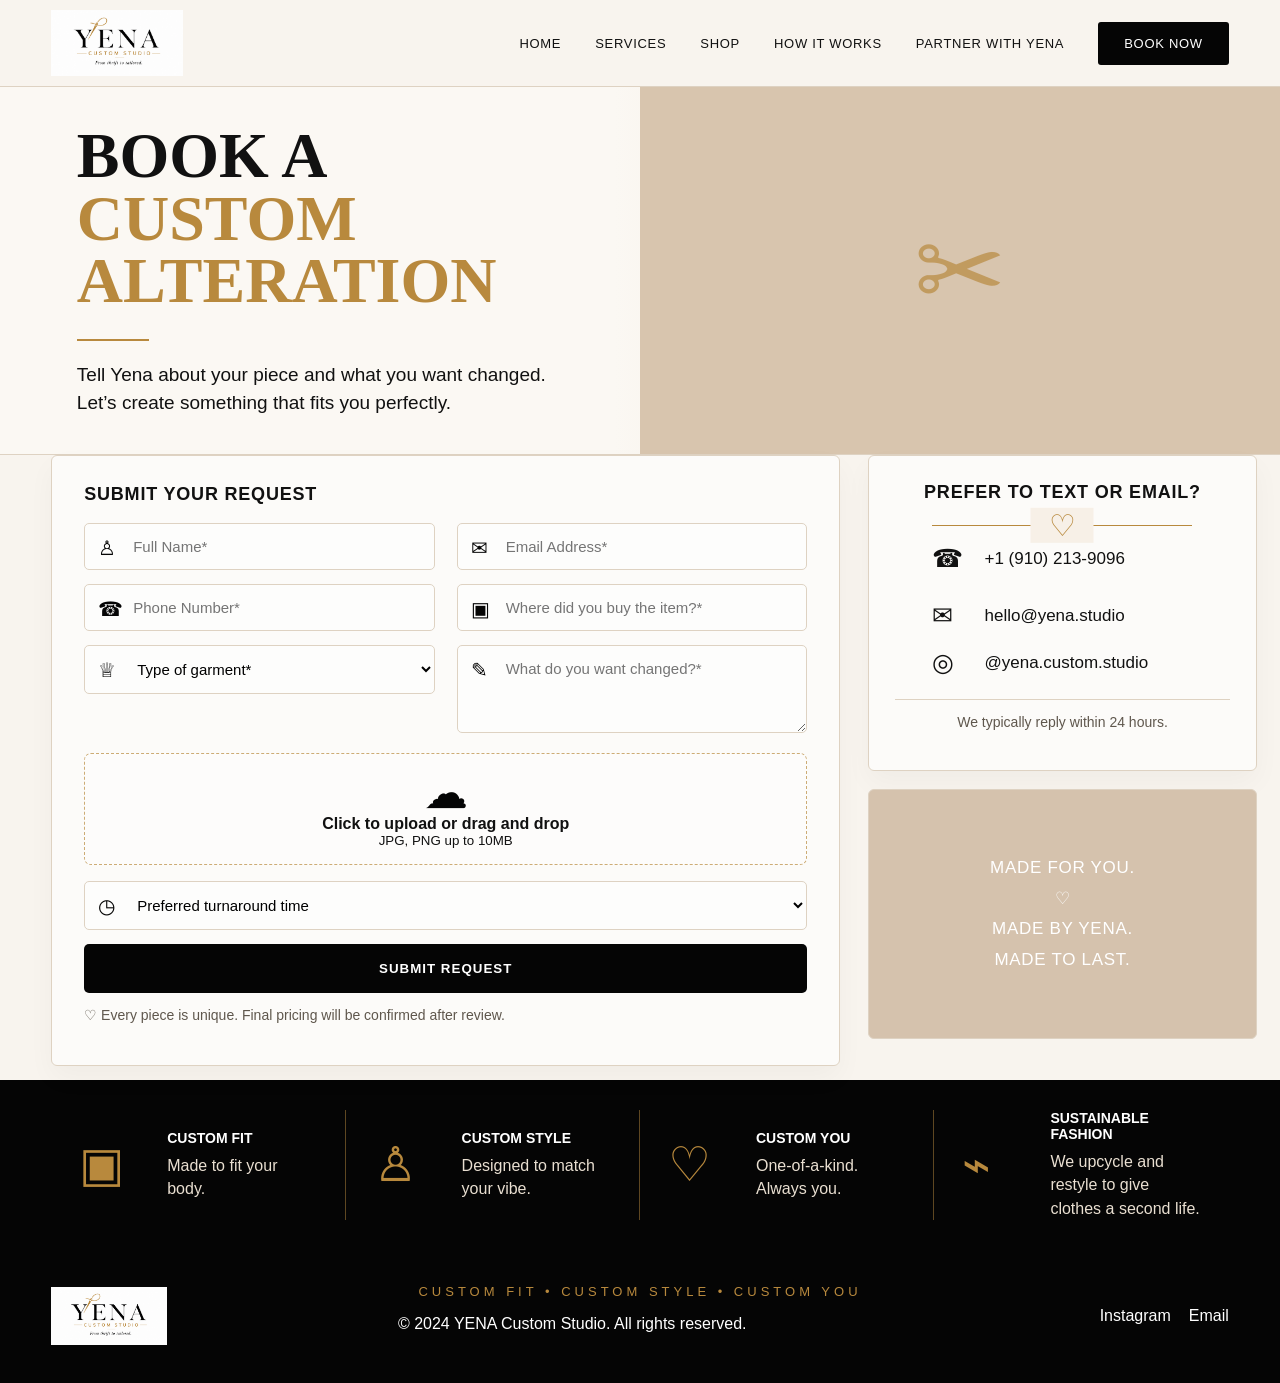
<file: book.html>
<!DOCTYPE html>
<html lang="en">
<head>
  <meta charset="UTF-8">
  <meta name="viewport" content="width=device-width, initial-scale=1.0">
  <title>Book Now | YENA Custom Studio</title>
  <link rel="stylesheet" href="css/styles.css">
</head>

<body>

<header class="site-header">
  <div class="container nav-wrap">
    <a class="brand" href="index.html">
      <img src="images/logo_primary.png" alt="YENA Custom Studio">
    </a>

    <details class="mobile-menu">
      <summary>Menu</summary>
      <nav>
        <a href="index.html">Home</a>
        <a href="services.html">Services</a>
        <a href="shop.html">Shop</a>
        <a href="how-it-works.html">How It Works</a>
        <a href="partner.html">Partner With Yena</a>
        <a href="book.html">Book Now</a>
      </nav>
    </details>

    <nav class="desktop-nav">
      <a href="index.html">Home</a>
      <a href="services.html">Services</a>
      <a href="shop.html">Shop</a>
      <a href="how-it-works.html">How It Works</a>
      <a href="partner.html">Partner With Yena</a>
      <a class="active nav-btn" href="book.html">Book Now</a>
    </nav>
  </div>
</header>

<main>

<section class="book-hero">
  <div class="book-hero-left">
    <div class="book-copy">
      <h1>Book A<br><span>Custom Alteration</span></h1>
      <div class="gold-line"></div>
      <p>Tell Yena about your piece and what you want changed.<br>Let’s create something that fits you perfectly.</p>
    </div>
  </div>

  <div class="book-hero-right">
    <div class="book-tools-visual">✂</div>
  </div>
</section>

<section class="book-main">
  <div class="container book-grid">

    <div class="book-form-panel">
      <h2>Submit Your Request</h2>

      <form>
        <div class="form-two">
          <div class="field-with-icon">
            <span>♙</span>
            <input type="text" placeholder="Full Name*" required>
          </div>

          <div class="field-with-icon">
            <span>✉</span>
            <input type="email" placeholder="Email Address*" required>
          </div>

          <div class="field-with-icon">
            <span>☎</span>
            <input type="tel" placeholder="Phone Number*">
          </div>

          <div class="field-with-icon">
            <span>▣</span>
            <input type="text" placeholder="Where did you buy the item?*">
          </div>

          <div class="field-with-icon">
            <span>♕</span>
            <select>
              <option>Type of garment*</option>
              <option>Shirt</option>
              <option>Dress</option>
              <option>Pants</option>
              <option>Jacket</option>
              <option>Skirt</option>
              <option>Other</option>
            </select>
          </div>

          <div class="field-with-icon message-field">
            <span>✎</span>
            <textarea placeholder="What do you want changed?*"></textarea>
          </div>
        </div>

        <label class="upload-box">
          <span class="upload-icon">☁</span>
          <strong>Click to upload or drag and drop</strong>
          <small>JPG, PNG up to 10MB</small>
          <input type="file">
        </label>

        <div class="field-with-icon full-field">
          <span>◷</span>
          <select>
            <option>Preferred turnaround time</option>
            <option>Standard: 3–7 days</option>
            <option>Rush: 24–48 hours</option>
            <option>Flexible</option>
          </select>
        </div>

        <button class="book-submit" type="submit">Submit Request</button>

        <p class="form-note">♡ Every piece is unique. Final pricing will be confirmed after review.</p>
      </form>
    </div>

    <aside class="book-sidebar">
      <div class="contact-card">
        <h2>Prefer To Text Or Email?</h2>
        <div class="services-divider small"><span>♡</span></div>

        <div class="contact-line">
          <span>☎</span>
          <p> +1 (910) 213-9096</p></p>
        </div>

        <div class="contact-line">
          <span>✉</span>
          <p>hello@yena.studio</p>
        </div>

        <div class="contact-line">
          <span>◎</span>
          <p>@yena.custom.studio</p>
        </div>

        <hr>

        <p class="reply-note">We typically reply within 24 hours.</p>
      </div>

      <div class="tag-preview">
        Made for you.<br>
        ♡<br>
        Made by Yena.<br>
        Made to last.
      </div>
    </aside>

  </div>
</section>

<section class="book-value-strip">
  <div class="container book-value-grid">

    <div class="book-value-item">
      <div class="book-value-icon">▣</div>
      <div>
        <h3>Custom Fit</h3>
        <p>Made to fit your body.</p>
      </div>
    </div>

    <div class="book-value-item">
      <div class="book-value-icon">♙</div>
      <div>
        <h3>Custom Style</h3>
        <p>Designed to match your vibe.</p>
      </div>
    </div>

    <div class="book-value-item">
      <div class="book-value-icon">♡</div>
      <div>
        <h3>Custom You</h3>
        <p>One-of-a-kind. Always you.</p>
      </div>
    </div>

    <div class="book-value-item">
      <div class="book-value-icon">⌁</div>
      <div>
        <h3>Sustainable Fashion</h3>
        <p>We upcycle and restyle to give clothes a second life.</p>
      </div>
    </div>

  </div>
</section>

</main>

<footer class="site-footer book-footer">
  <div class="container book-footer-grid">
    <div>
      <img src="images/logo_primary.png" alt="YENA Custom Studio">
    </div>

    <div>
      <div class="footer-tagline">Custom Fit • Custom Style • Custom You</div>
      <p>© 2024 YENA Custom Studio. All rights reserved.</p>
    </div>

    <div class="footer-contact">
      <a href="#">Instagram</a>
      <a href="mailto:hello@yena.studio">Email</a>
    </div>
  </div>
</footer>

</body>
</html>
</file>
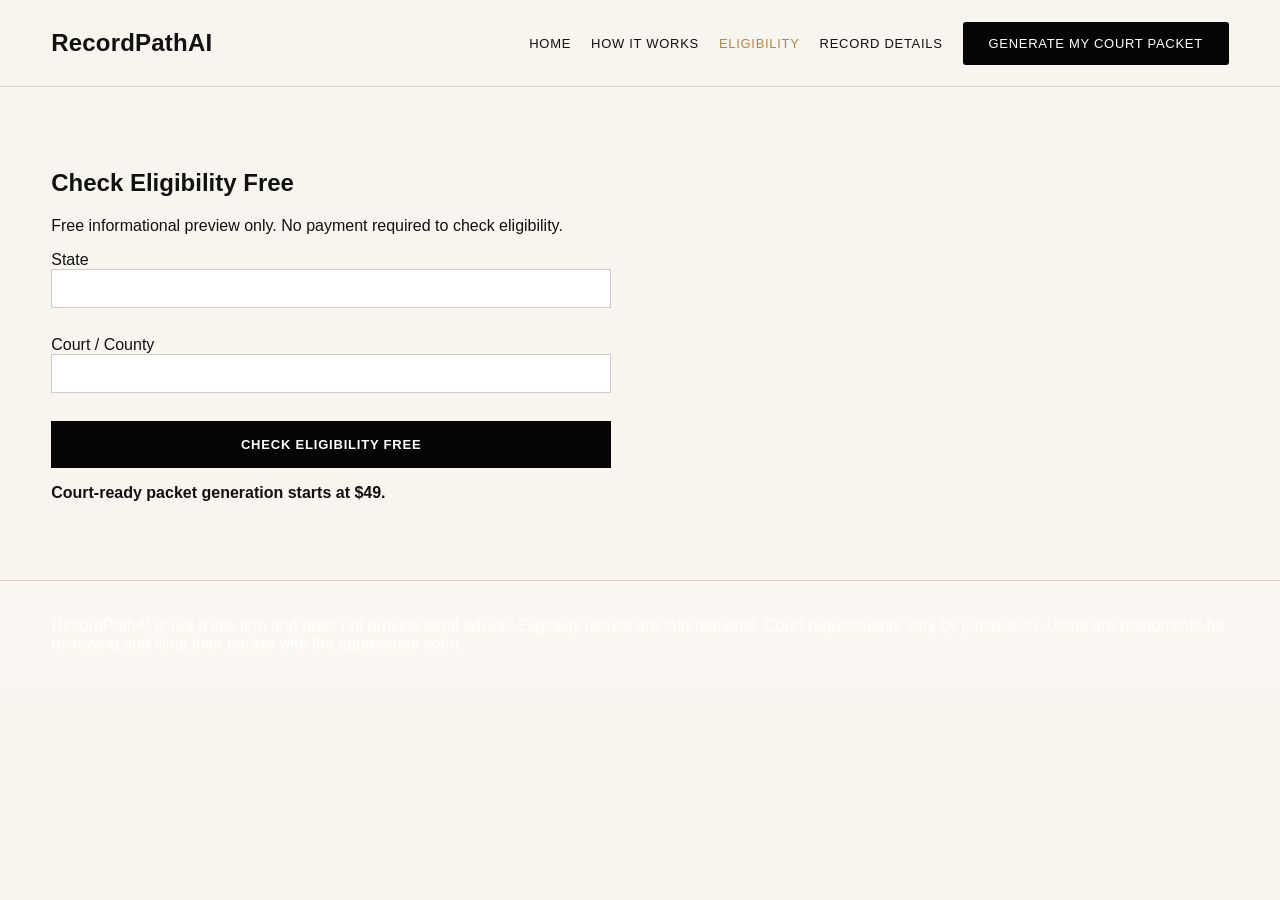
<file: eligibility.html>
<!DOCTYPE html><html lang='en'><head><meta charset='UTF-8'><meta name='viewport' content='width=device-width, initial-scale=1.0'><title>Eligibility | RecordPathAI</title><link rel='stylesheet' href='css/styles.css'></head><body>
<header class='site-header'><div class='container nav-wrap'><a class='brand-text' href='index.html'>RecordPathAI</a><nav class='desktop-nav legal-nav'><a href='index.html'>Home</a><a href='how-it-works.html'>How It Works</a><a class='active' href='eligibility.html'>Eligibility</a><a href='record-details.html'>Record Details</a><a class='nav-btn' href='packet.html'>Generate My Court Packet</a></nav></div></header>
<main><section class='section'><div class='container'><h1>Check Eligibility Free</h1><p>Free informational preview only. No payment required to check eligibility.</p><form id='eligibilityForm' class='stack'><label>State <input required id='state'></label><label>Court / County <input required id='court'></label><button class='btn' type='submit'>Check Eligibility Free</button></form><div id='eligibilityResult'></div><p><strong>Court-ready packet generation starts at $49.</strong></p></div></section></main>
<footer class='site-footer legal-footer'><div class='container'><p>RecordPathAI is not a law firm and does not provide legal advice. Eligibility results are informational. Court requirements vary by jurisdiction. Users are responsible for reviewing and filing their packet with the appropriate court.</p></div></footer>
<script src='js/court-filing-methods.js'></script><script src='js/recordpath-flow.js'></script>
</body></html>
</file>
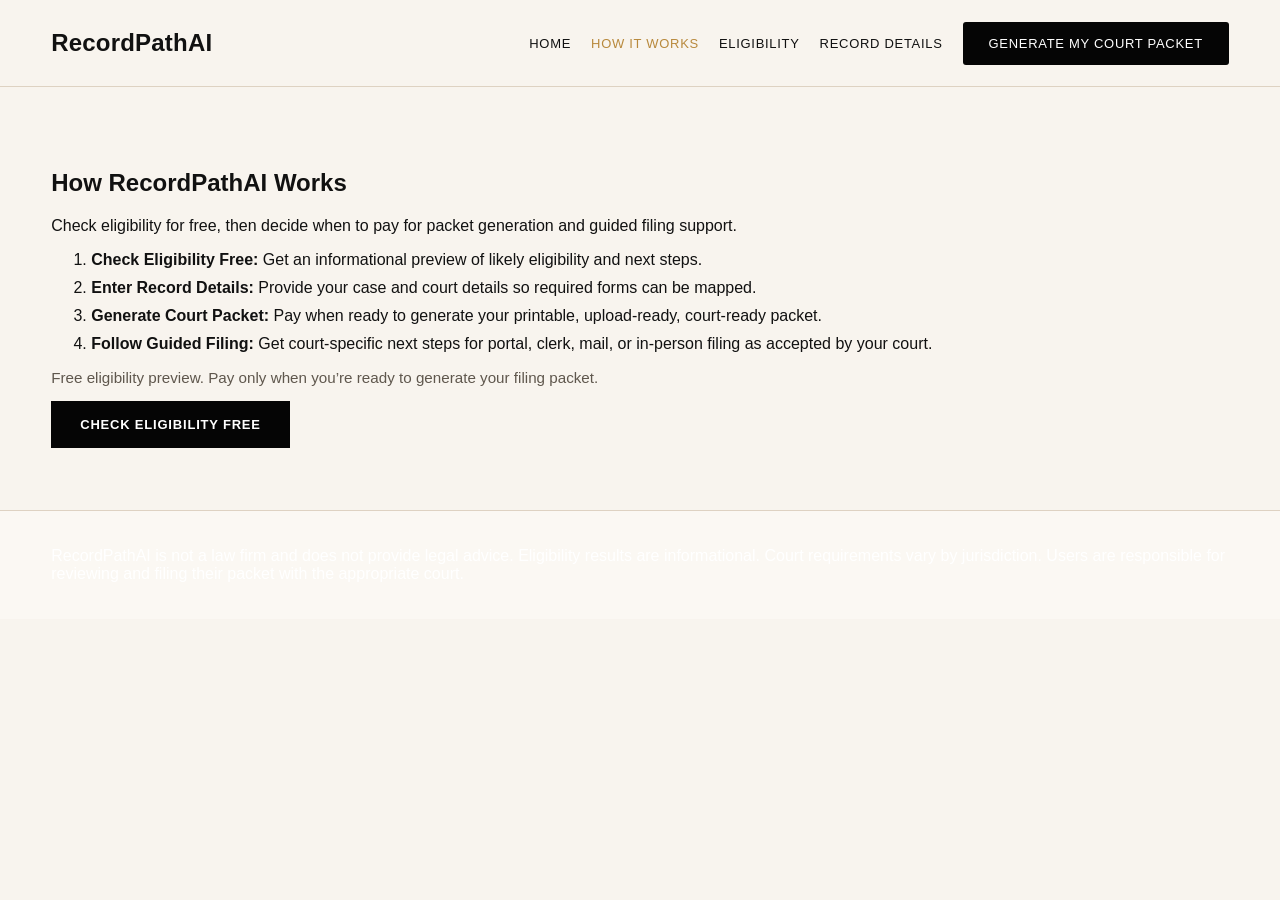
<file: how-it-works.html>
<!DOCTYPE html><html lang='en'><head><meta charset='UTF-8'><meta name='viewport' content='width=device-width, initial-scale=1.0'><title>How It Works | RecordPathAI</title><link rel='stylesheet' href='css/styles.css'></head><body>
<header class='site-header'><div class='container nav-wrap'><a class='brand-text' href='index.html'>RecordPathAI</a><nav class='desktop-nav legal-nav'><a href='index.html'>Home</a><a class='active' href='how-it-works.html'>How It Works</a><a href='eligibility.html'>Eligibility</a><a href='record-details.html'>Record Details</a><a class='nav-btn' href='packet.html'>Generate My Court Packet</a></nav></div></header>
<main><section class='section'><div class='container'><h1>How RecordPathAI Works</h1><p>Check eligibility for free, then decide when to pay for packet generation and guided filing support.</p><ol class='steps'><li><strong>Check Eligibility Free:</strong> Get an informational preview of likely eligibility and next steps.</li><li><strong>Enter Record Details:</strong> Provide your case and court details so required forms can be mapped.</li><li><strong>Generate Court Packet:</strong> Pay when ready to generate your printable, upload-ready, court-ready packet.</li><li><strong>Follow Guided Filing:</strong> Get court-specific next steps for portal, clerk, mail, or in-person filing as accepted by your court.</li></ol><p class='cta-sub'>Free eligibility preview. Pay only when you’re ready to generate your filing packet.</p><a class='btn' href='eligibility.html'>Check Eligibility Free</a></div></section>
</main><footer class='site-footer legal-footer'><div class='container'><p>RecordPathAI is not a law firm and does not provide legal advice. Eligibility results are informational. Court requirements vary by jurisdiction. Users are responsible for reviewing and filing their packet with the appropriate court.</p></div></footer></body></html>
</file>
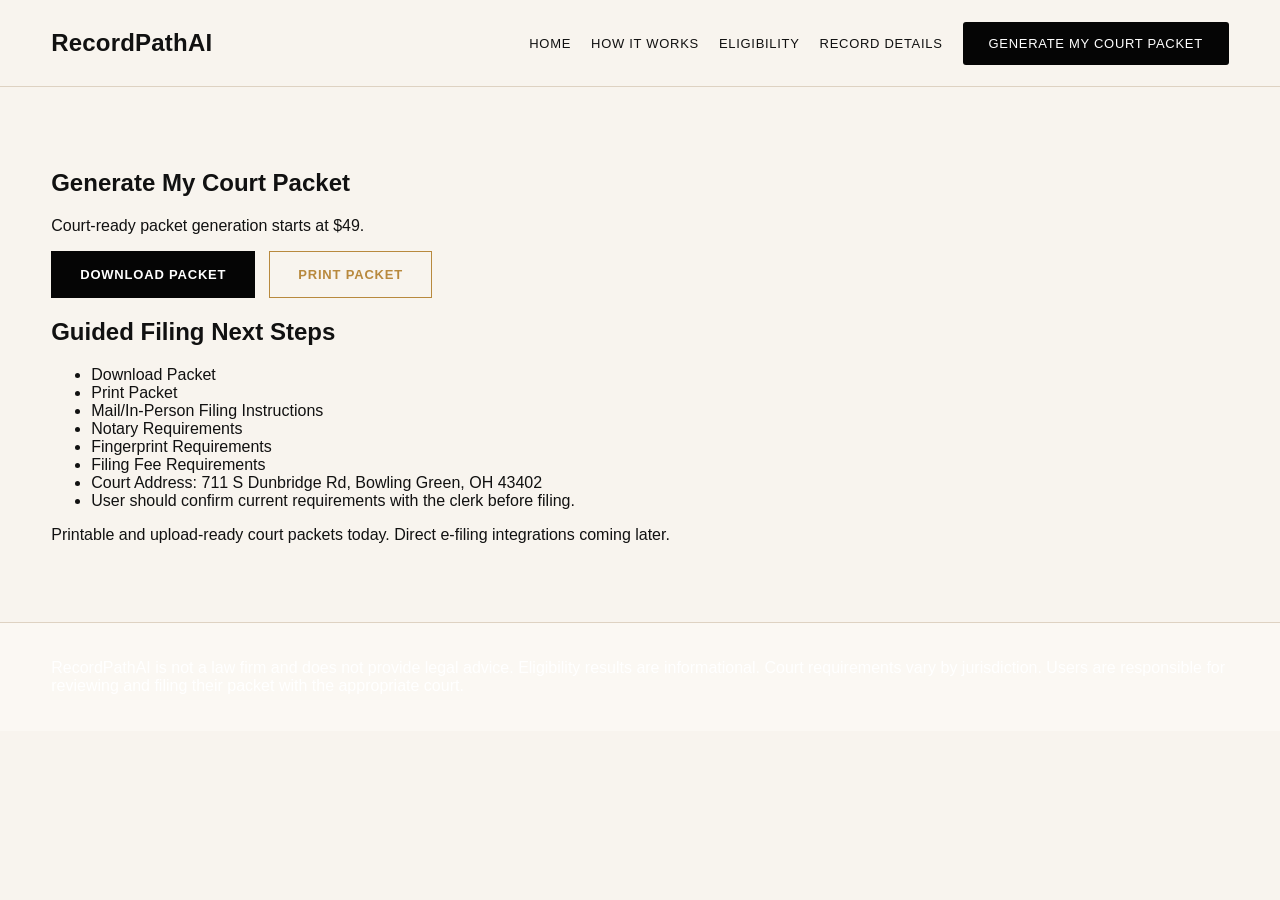
<file: packet.html>
<!DOCTYPE html><html lang='en'><head><meta charset='UTF-8'><meta name='viewport' content='width=device-width, initial-scale=1.0'><title>Court Packet | RecordPathAI</title><link rel='stylesheet' href='css/styles.css'></head><body>
<header class='site-header'><div class='container nav-wrap'><a class='brand-text' href='index.html'>RecordPathAI</a><nav class='desktop-nav legal-nav'><a href='index.html'>Home</a><a href='how-it-works.html'>How It Works</a><a href='eligibility.html'>Eligibility</a><a href='record-details.html'>Record Details</a><a class='active nav-btn' href='packet.html'>Generate My Court Packet</a></nav></div></header>
<main><section class='section'><div class='container'><h1>Generate My Court Packet</h1><p>Court-ready packet generation starts at $49.</p><div class='hero-actions'><button class='btn' id='downloadPacket'>Download Packet</button><button class='btn secondary' id='printPacket'>Print Packet</button></div><h2>Guided Filing Next Steps</h2><ul id='filingOptions'></ul><p>Printable and upload-ready court packets today. Direct e-filing integrations coming later.</p></div></section></main>
<footer class='site-footer legal-footer'><div class='container'><p>RecordPathAI is not a law firm and does not provide legal advice. Eligibility results are informational. Court requirements vary by jurisdiction. Users are responsible for reviewing and filing their packet with the appropriate court.</p></div></footer>
<script src='js/court-filing-methods.js'></script><script src='js/recordpath-flow.js'></script>
</body></html>
</file>
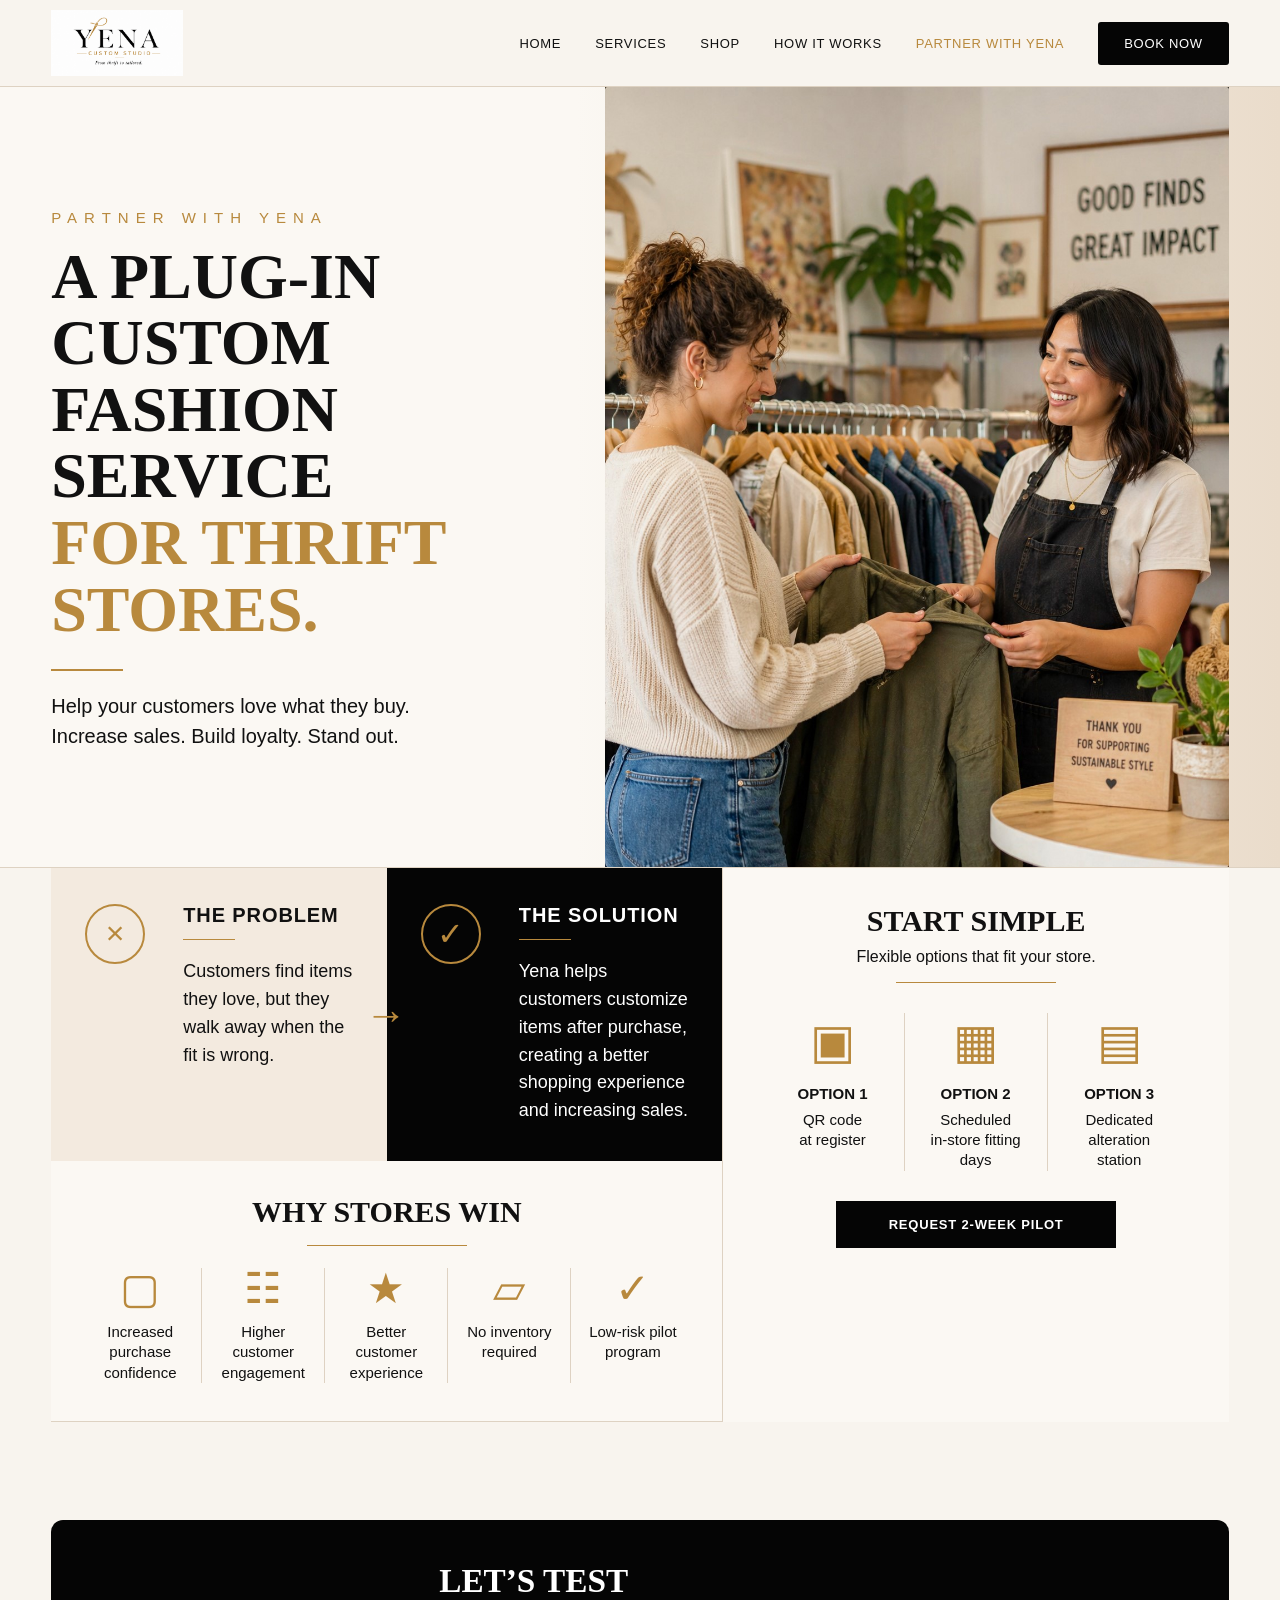
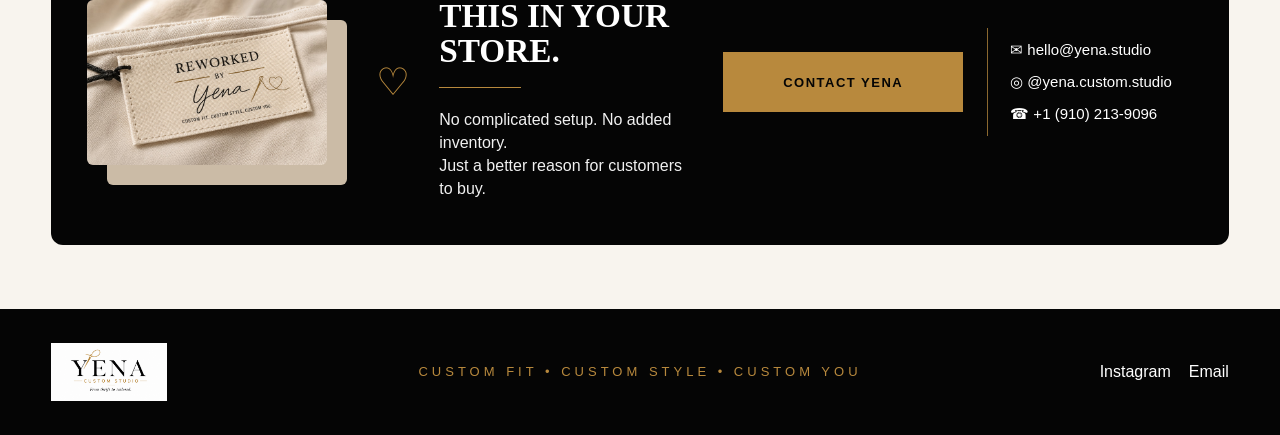
<file: partner.html>
<!DOCTYPE html>
<html lang="en">
<head>
  <meta charset="UTF-8">
  <meta name="viewport" content="width=device-width, initial-scale=1.0">
  <title>Partner With Yena | YENA Custom Studio</title>
  <link rel="stylesheet" href="css/styles.css">
</head>

<body>

<header class="site-header">
  <div class="container nav-wrap">
    <a class="brand" href="index.html">
      <img src="images/logo_primary.png" alt="YENA Custom Studio">
    </a>

    <details class="mobile-menu">
      <summary>Menu</summary>
      <nav>
        <a href="index.html">Home</a>
        <a href="services.html">Services</a>
        <a href="shop.html">Shop</a>
        <a href="how-it-works.html">How It Works</a>
        <a href="partner.html">Partner With Yena</a>
        <a href="book.html">Book Now</a>
      </nav>
    </details>

    <nav class="desktop-nav">
      <a href="index.html">Home</a>
      <a href="services.html">Services</a>
      <a href="shop.html">Shop</a>
      <a href="how-it-works.html">How It Works</a>
      <a class="active" href="partner.html">Partner With Yena</a>
      <a class="nav-btn" href="book.html">Book Now</a>
    </nav>
  </div>
</header>

<main>

<section class="partner-hero">
  <div class="container partner-hero-grid">
    <div class="partner-hero-copy">
      <div class="eyebrow">Partner With Yena</div>

      <h1>
        A Plug-In Custom<br>
        Fashion Service<br>
        <span>For Thrift Stores.</span>
      </h1>

      <div class="gold-line"></div>

      <p>
        Help your customers love what they buy.<br>
        Increase sales. Build loyalty. Stand out.
      </p>
    </div>

    <div class="partner-hero-image">
  <img src="images/thrift-store-fitting-sewing.jpg" alt="In-store clothing fitting and sewing service">
</div>
  </div>
</section>

<section class="partner-main">
  <div class="container partner-layout">

    <div class="problem-solution">
      <div class="problem-card">
        <div class="circle-icon">×</div>
        <div>
          <h2>The Problem</h2>
          <div class="small-gold-line"></div>
          <p>Customers find items they love, but they walk away when the fit is wrong.</p>
        </div>
      </div>

      <div class="solution-card">
        <div class="circle-icon">✓</div>
        <div>
          <h2>The Solution</h2>
          <div class="small-gold-line"></div>
          <p>Yena helps customers customize items after purchase, creating a better shopping experience and increasing sales.</p>
        </div>
      </div>

      <div class="stores-win">
        <div class="section-title compact">
          <h2>Why Stores Win</h2>
        </div>

        <div class="win-grid">
          <div class="win-item">
            <div class="win-icon">▢</div>
            <p>Increased purchase confidence</p>
          </div>

          <div class="win-item">
            <div class="win-icon">☷</div>
            <p>Higher customer engagement</p>
          </div>

          <div class="win-item">
            <div class="win-icon">★</div>
            <p>Better customer experience</p>
          </div>

          <div class="win-item">
            <div class="win-icon">▱</div>
            <p>No inventory required</p>
          </div>

          <div class="win-item">
            <div class="win-icon">✓</div>
            <p>Low-risk pilot program</p>
          </div>
        </div>
      </div>
    </div>

    <div class="start-simple">
      <div class="section-title compact">
        <h2>Start Simple</h2>
        <p>Flexible options that fit your store.</p>
      </div>

      <div class="option-grid">
        <div class="option-item">
          <div class="option-icon">▣</div>
          <h3>Option 1</h3>
          <p>QR code<br>at register</p>
        </div>

        <div class="option-item">
          <div class="option-icon">▦</div>
          <h3>Option 2</h3>
          <p>Scheduled<br>in-store fitting days</p>
        </div>

        <div class="option-item">
          <div class="option-icon">▤</div>
          <h3>Option 3</h3>
          <p>Dedicated<br>alteration station</p>
        </div>
      </div>

      <a class="btn pilot-btn" href="book.html">Request 2-Week Pilot</a>
    </div>

  </div>
</section>

<section class="partner-cta-section">
  <div class="container partner-cta">
<div class="tag-image">
  <img src="images/reworked-by-yena-tag-image.jpg" alt="Reworked by Yena clothing tag">
</div>
    <div class="cta-heart">♡</div>

    <div class="cta-copy">
      <h2>Let’s Test This In Your Store.</h2>
      <div class="small-gold-line"></div>
      <p>No complicated setup. No added inventory.<br>Just a better reason for customers to buy.</p>
    </div>

    <a class="btn gold-btn" href="book.html">Contact Yena</a>

    <div class="cta-contact">
      <p>✉ hello@yena.studio</p>
      <p>◎ @yena.custom.studio</p>
      <p>☎ +1 (910) 213-9096</p>
    </div>
  </div>
</section>

</main>

<footer class="site-footer partner-footer">
  <div class="container partner-footer-grid">
    <div>
      <img src="images/logo_primary.png" alt="YENA Custom Studio">
    </div>

    <div class="footer-tagline">Custom Fit • Custom Style • Custom You</div>

    <div class="footer-contact">
      <a href="#">Instagram</a>
      <a href="mailto:hello@yena.studio">Email</a>
    </div>
  </div>
</footer>

</body>
</html>
</file>
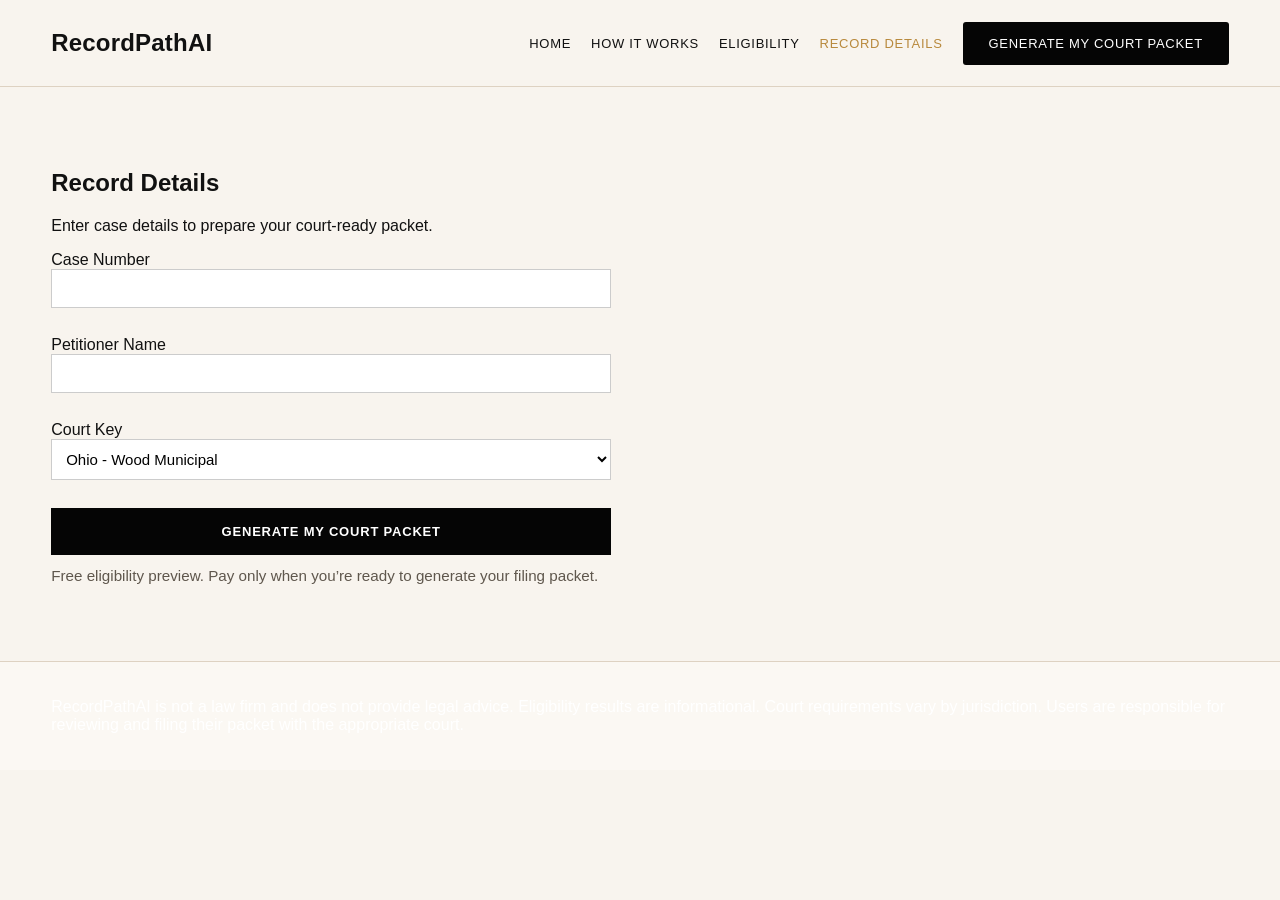
<file: record-details.html>
<!DOCTYPE html><html lang='en'><head><meta charset='UTF-8'><meta name='viewport' content='width=device-width, initial-scale=1.0'><title>Record Details | RecordPathAI</title><link rel='stylesheet' href='css/styles.css'></head><body>
<header class='site-header'><div class='container nav-wrap'><a class='brand-text' href='index.html'>RecordPathAI</a><nav class='desktop-nav legal-nav'><a href='index.html'>Home</a><a href='how-it-works.html'>How It Works</a><a href='eligibility.html'>Eligibility</a><a class='active' href='record-details.html'>Record Details</a><a class='nav-btn' href='packet.html'>Generate My Court Packet</a></nav></div></header>
<main><section class='section'><div class='container'><h1>Record Details</h1><p>Enter case details to prepare your court-ready packet.</p><form id='recordDetailsForm' class='stack'><label>Case Number <input id='caseNumber' required></label><label>Petitioner Name <input id='petitionerName' required></label><label>Court Key <select id='courtKey'><option value='ohio-wood-municipal'>Ohio - Wood Municipal</option></select></label><button class='btn' type='submit'>Generate My Court Packet</button></form><p class='cta-sub'>Free eligibility preview. Pay only when you’re ready to generate your filing packet.</p></div></section></main>
<footer class='site-footer legal-footer'><div class='container'><p>RecordPathAI is not a law firm and does not provide legal advice. Eligibility results are informational. Court requirements vary by jurisdiction. Users are responsible for reviewing and filing their packet with the appropriate court.</p></div></footer>
<script src='js/court-filing-methods.js'></script><script src='js/recordpath-flow.js'></script>
</body></html>
</file>
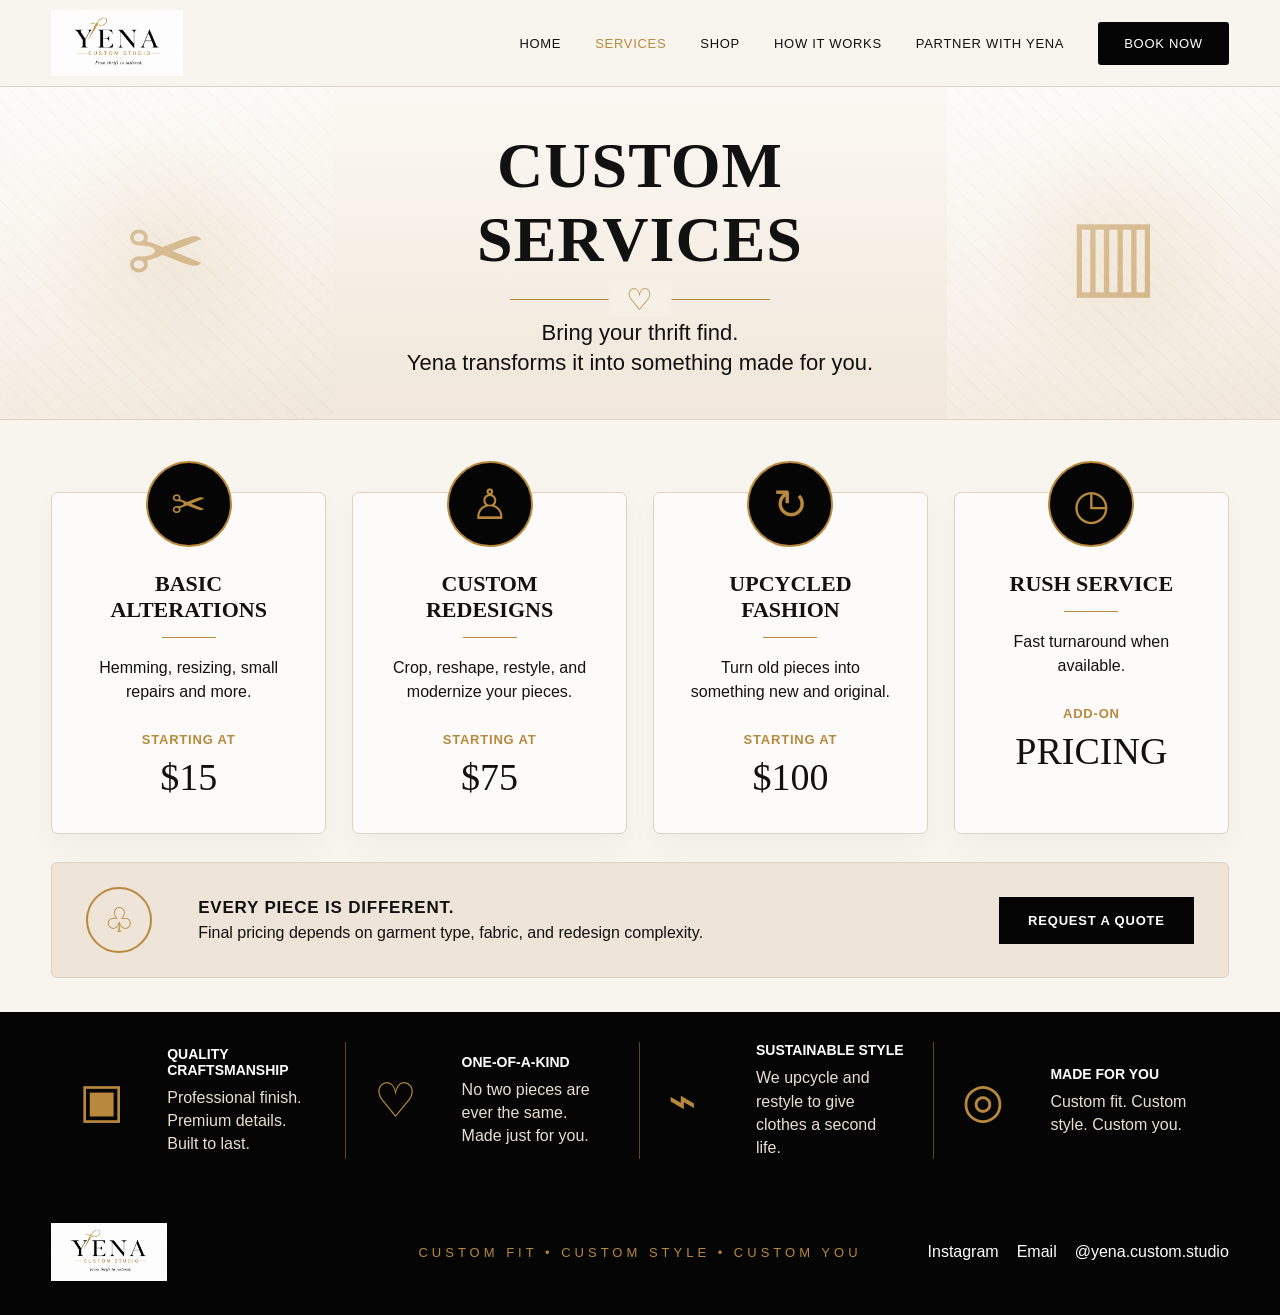
<file: services.html>
<!DOCTYPE html>
<html lang="en">
<head>
  <meta charset="UTF-8">
  <meta name="viewport" content="width=device-width, initial-scale=1.0">
  <title>Services | YENA Custom Studio</title>
  <link rel="stylesheet" href="css/styles.css">
</head>

<body>

<header class="site-header">
  <div class="container nav-wrap">
    <a class="brand" href="index.html">
      <img src="images/logo_primary.png" alt="YENA Custom Studio">
    </a>

    <details class="mobile-menu">
      <summary>Menu</summary>
      <nav>
        <a href="index.html">Home</a>
        <a href="services.html">Services</a>
        <a href="shop.html">Shop</a>
        <a href="how-it-works.html">How It Works</a>
        <a href="partner.html">Partner With Yena</a>
        <a href="book.html">Book Now</a>
      </nav>
    </details>

    <nav class="desktop-nav">
      <a href="index.html">Home</a>
      <a class="active" href="services.html">Services</a>
      <a href="shop.html">Shop</a>
      <a href="how-it-works.html">How It Works</a>
      <a href="partner.html">Partner With Yena</a>
      <a class="nav-btn" href="book.html">Book Now</a>
    </nav>
  </div>
</header>

<main>

<section class="services-hero">
  <div class="services-hero-left">
    <div class="tools-visual">✂</div>
  </div>

  <div class="services-hero-center">
    <h1>Custom Services</h1>
    <div class="services-divider"><span>♡</span></div>
    <p>Bring your thrift find.<br>Yena transforms it into something made for you.</p>
  </div>

  <div class="services-hero-right">
    <div class="rack-visual">▥</div>
  </div>
</section>

<section class="services-main">
  <div class="container">

    <div class="services-card-grid">

      <article class="premium-service-card">
        <div class="service-circle">✂</div>
        <h2>Basic Alterations</h2>
        <div class="mini-gold-line"></div>
        <p>Hemming, resizing, small repairs and more.</p>
        <div class="starting">Starting At</div>
        <div class="service-price">$15</div>
      </article>

      <article class="premium-service-card">
        <div class="service-circle">♙</div>
        <h2>Custom Redesigns</h2>
        <div class="mini-gold-line"></div>
        <p>Crop, reshape, restyle, and modernize your pieces.</p>
        <div class="starting">Starting At</div>
        <div class="service-price">$75</div>
      </article>

      <article class="premium-service-card">
        <div class="service-circle">↻</div>
        <h2>Upcycled Fashion</h2>
        <div class="mini-gold-line"></div>
        <p>Turn old pieces into something new and original.</p>
        <div class="starting">Starting At</div>
        <div class="service-price">$100</div>
      </article>

      <article class="premium-service-card">
        <div class="service-circle">◷</div>
        <h2>Rush Service</h2>
        <div class="mini-gold-line"></div>
        <p>Fast turnaround when available.</p>
        <div class="starting">Add-On</div>
        <div class="service-price">Pricing</div>
      </article>

    </div>

    <div class="quote-strip">
      <div class="quote-icon">♧</div>

      <div class="quote-copy">
        <h3>Every Piece Is Different.</h3>
        <p>Final pricing depends on garment type, fabric, and redesign complexity.</p>
      </div>

      <a class="btn" href="book.html">Request A Quote</a>
    </div>

  </div>
</section>

<section class="services-value-strip">
  <div class="container services-value-grid">

    <div class="services-value-item">
      <div class="services-value-icon">▣</div>
      <div>
        <h3>Quality Craftsmanship</h3>
        <p>Professional finish. Premium details. Built to last.</p>
      </div>
    </div>

    <div class="services-value-item">
      <div class="services-value-icon">♡</div>
      <div>
        <h3>One-of-a-Kind</h3>
        <p>No two pieces are ever the same. Made just for you.</p>
      </div>
    </div>

    <div class="services-value-item">
      <div class="services-value-icon">⌁</div>
      <div>
        <h3>Sustainable Style</h3>
        <p>We upcycle and restyle to give clothes a second life.</p>
      </div>
    </div>

    <div class="services-value-item">
      <div class="services-value-icon">◎</div>
      <div>
        <h3>Made For You</h3>
        <p>Custom fit. Custom style. Custom you.</p>
      </div>
    </div>

  </div>
</section>

</main>

<footer class="site-footer services-footer">
  <div class="container services-footer-grid">
    <div>
      <img src="images/logo_primary.png" alt="YENA Custom Studio">
    </div>

    <div class="footer-tagline">Custom Fit • Custom Style • Custom You</div>

    <div class="footer-contact">
      <a href="#">Instagram</a>
      <a href="mailto:hello@yena.studio">Email</a>
      <a href="#">@yena.custom.studio</a>
    </div>
  </div>
</footer>

</body>
</html>
</file>
<file: css/styles.css>
/* =========================================================
   YENA CUSTOM STUDIO — COMPLETE STYLESHEET
   Clean rebuild for all pages + fixed partner.html layout
========================================================= */

*,
*::before,
*::after {
  box-sizing: border-box;
}

:root {
  --black: #050505;
  --cream: #f8f4ee;
  --cream-soft: #fbf8f3;
  --cream-deep: #efe5d8;
  --tan: #d8c7b3;
  --gold: #b8893d;
  --gold-light: #d1a85a;
  --line: #ded2c2;
  --text: #111111;
  --muted: #5f574d;
  --white: #ffffff;
  --serif: Georgia, "Times New Roman", serif;
  --sans: Arial, Helvetica, sans-serif;
  --container: 1220px;
}

html {
  scroll-behavior: smooth;
}

body {
  margin: 0;
  background: var(--cream);
  color: var(--text);
  font-family: var(--sans);
  overflow-x: hidden;
}

a {
  color: inherit;
  text-decoration: none;
}

img {
  max-width: 100%;
  display: block;
}

.container {
  width: min(var(--container), 92%);
  margin: 0 auto;
}

.btn {
  display: inline-flex;
  align-items: center;
  justify-content: center;
  background: var(--black);
  color: var(--white);
  padding: 15px 28px;
  border: 1px solid var(--black);
  text-transform: uppercase;
  font-size: 13px;
  letter-spacing: .8px;
  font-weight: 800;
  cursor: pointer;
}

.btn.secondary {
  background: transparent;
  color: var(--gold);
  border-color: var(--gold);
}

.btn:hover {
  background: var(--gold);
  border-color: var(--gold);
  color: var(--black);
}

.gold-line,
.small-gold-line,
.mini-gold-line,
.mini-line {
  display: block;
  background: var(--gold);
}

.gold-line {
  width: 72px;
  height: 2px;
  margin: 26px 0 20px;
}

.small-gold-line {
  width: 52px;
  height: 1px;
  margin: 12px 0 0;
}

.mini-gold-line,
.mini-line {
  width: 54px;
  height: 1px;
  margin: 14px auto 18px;
}

/* =========================================================
   HEADER
========================================================= */

.site-header {
  background: var(--cream);
  border-bottom: 1px solid var(--line);
  position: relative;
  z-index: 50;
}

.nav-wrap {
  min-height: 86px;
  display: flex;
  align-items: center;
  justify-content: space-between;
  gap: 22px;
}

.brand img {
  height: 66px;
  width: auto;
  object-fit: contain;
}

.desktop-nav {
  display: flex;
  align-items: center;
  gap: 34px;
  text-transform: uppercase;
  font-size: 13px;
  letter-spacing: .7px;
}

.desktop-nav a:hover,
.desktop-nav .active {
  color: var(--gold);
}

.nav-btn {
  background: var(--black);
  color: var(--white) !important;
  padding: 14px 26px;
  border-radius: 3px;
}

.mobile-menu {
  display: none;
  position: relative;
}

.mobile-menu summary {
  list-style: none;
  cursor: pointer;
  background: var(--black);
  color: var(--white);
  padding: 12px 18px;
  text-transform: uppercase;
  font-size: 13px;
}

.mobile-menu summary::-webkit-details-marker {
  display: none;
}

.mobile-menu nav {
  position: absolute;
  right: 0;
  top: 48px;
  width: 240px;
  background: var(--white);
  border: 1px solid var(--line);
  box-shadow: 0 14px 30px rgba(0,0,0,.18);
  z-index: 100;
}

.mobile-menu nav a {
  display: block;
  padding: 15px 18px;
  border-bottom: 1px solid #eee;
  text-transform: uppercase;
  font-size: 13px;
}

/* =========================================================
   GENERAL SECTIONS
========================================================= */

.section {
  padding: 62px 0;
}

.section-title {
  text-align: center;
  margin-bottom: 34px;
}

.section-title h2 {
  font-family: var(--serif);
  text-transform: uppercase;
  font-size: 32px;
  margin: 0;
}

.section-title p {
  margin: 10px 0 0;
}

.section-title::after {
  content: "";
  display: block;
  width: 160px;
  height: 1px;
  background: var(--gold);
  margin: 16px auto 0;
}

.section-title.compact {
  margin-bottom: 22px;
}

.section-title.compact h2 {
  font-size: 30px;
}

.cards {
  display: grid;
  grid-template-columns: repeat(3, 1fr);
  gap: 26px;
}

.card {
  background: var(--white);
  border: 1px solid var(--line);
  padding: 32px;
  box-shadow: 0 12px 30px rgba(0,0,0,.05);
}

.card h2,
.card h3 {
  font-family: var(--serif);
  text-transform: uppercase;
  margin-top: 0;
}

.placeholder {
  min-height: 210px;
  background: #eadfce;
  border: 1px solid var(--line);
  display: flex;
  align-items: center;
  justify-content: center;
  color: var(--muted);
  margin-bottom: 20px;
}

/* =========================================================
   HOME / DEFAULT HERO
========================================================= */

.hero,
.home-hero,
.shop-hero {
  background: linear-gradient(180deg, #fbf8f3, #f0e5d6);
  border-bottom: 1px solid var(--line);
}

.hero {
  padding: 58px 0 0;
}

.hero-grid,
.home-hero-grid,
.shop-hero-grid {
  display: grid;
  grid-template-columns: 42% 58%;
  align-items: center;
  gap: 40px;
}

.hero h1,
.home-copy h1,
.shop-hero h1 {
  font-family: var(--serif);
  font-size: clamp(42px, 5.7vw, 78px);
  line-height: .96;
  text-transform: uppercase;
  margin: 0;
}

.hero h1 span,
.home-copy h1 span,
.shop-hero h1 span {
  color: var(--gold);
}

.hero p,
.home-copy p,
.shop-hero p {
  font-size: 21px;
  line-height: 1.45;
}

.hero-actions {
  display: flex;
  gap: 14px;
  flex-wrap: wrap;
}

.before-after-box,
.home-before-after {
  position: relative;
  display: grid;
  grid-template-columns: 1fr 1fr;
  background: var(--white);
  border: 1px solid var(--line);
  min-height: 430px;
  overflow: hidden;
}

.ba-panel,
.home-ba-col {
  display: flex;
  flex-direction: column;
}

.ba-label,
.home-ba-label {
  background: var(--black);
  color: var(--white);
  padding: 12px;
  text-align: center;
  text-transform: uppercase;
  font-weight: 800;
}

.ba-label.after,
.home-ba-label.after {
  background: var(--gold);
}

.ba-image,
.home-ba-img {
  flex: 1;
  background: #eadfce;
  color: var(--muted);
  display: flex;
  align-items: center;
  justify-content: center;
  text-align: center;
  padding: 20px;
}

.ba-arrow,
.home-ba-arrow {
  position: absolute;
  left: 50%;
  top: 52%;
  transform: translate(-50%, -50%);
  width: 64px;
  height: 64px;
  border-radius: 50%;
  background: var(--gold);
  color: var(--white);
  border: 3px solid var(--white);
  display: flex;
  align-items: center;
  justify-content: center;
  font-size: 34px;
}

/* =========================================================
   VALUE STRIPS
========================================================= */

.value-strip,
.home-value-strip,
.services-value-strip,
.book-value-strip {
  background: var(--black);
  color: var(--white);
  padding: 30px 0;
}

.value-grid,
.home-value-grid,
.services-value-grid,
.book-value-grid {
  display: grid;
  grid-template-columns: repeat(4, 1fr);
}

.value-item,
.home-value-item,
.services-value-item,
.book-value-item {
  padding: 0 28px;
  border-right: 1px solid rgba(184,137,61,.5);
}

.value-item:last-child,
.home-value-item:last-child,
.services-value-item:last-child,
.book-value-item:last-child {
  border-right: 0;
}

.value-item h3,
.home-value-item h3,
.services-value-item h3,
.book-value-item h3 {
  text-transform: uppercase;
  font-size: 14px;
  margin: 0 0 8px;
  color: var(--white);
}

.value-item p,
.home-value-item p,
.services-value-item p,
.book-value-item p {
  color: #e9dfd1;
  margin: 0;
  line-height: 1.45;
}

.home-value-item,
.services-value-item,
.book-value-item {
  display: grid;
  grid-template-columns: 70px 1fr;
  align-items: center;
  gap: 18px;
}

.home-value-icon,
.services-value-icon,
.book-value-icon {
  color: var(--gold);
  font-size: 48px;
  line-height: 1;
}

/* =========================================================
   PAGE HERO
========================================================= */

.page-hero {
  text-align: center;
  padding: 74px 0 58px;
  background: linear-gradient(180deg, #fbf8f3, #f0e5d6);
  border-bottom: 1px solid var(--line);
}

.page-hero h1 {
  font-family: var(--serif);
  text-transform: uppercase;
  font-size: clamp(44px, 5vw, 72px);
  margin: 0;
}

.page-hero h1 span {
  color: var(--gold);
}

.page-hero p {
  font-size: 21px;
  margin: 18px auto 0;
  max-width: 720px;
}

/* =========================================================
   SHOP PAGE
========================================================= */

.shop-hero {
  padding: 70px 0;
}

.shop-hero-grid {
  grid-template-columns: 45% 55%;
}

.shop-hero h1 span {
  display: block;
}

.shop-hero-image {
  min-height: 460px;
  background: #eadfce;
  border: 1px solid var(--line);
  display: flex;
  align-items: center;
  justify-content: center;
  color: var(--muted);
}

.shop-filter-row {
  display: flex;
  justify-content: center;
  gap: 14px;
  flex-wrap: wrap;
  margin-bottom: 34px;
}

.filter {
  border: 1px solid var(--line);
  background: transparent;
  padding: 12px 18px;
  text-transform: uppercase;
  font-size: 12px;
  cursor: pointer;
}

.filter.active,
.filter:hover {
  background: var(--black);
  color: var(--white);
}

.product-grid {
  display: grid;
  grid-template-columns: repeat(4, 1fr);
  gap: 26px;
}

.product-card {
  background: var(--white);
  border: 1px solid var(--line);
  overflow: hidden;
  box-shadow: 0 12px 30px rgba(0,0,0,.05);
}

.product-image {
  height: 300px;
  background: #eadfce;
  display: flex;
  align-items: center;
  justify-content: center;
  color: var(--muted);
}

.product-image img {
  width: 100%;
  height: 100%;
  object-fit: cover;
}

.product-info {
  padding: 22px;
}

.product-info h3 {
  margin: 0 0 8px;
  font-size: 18px;
}

.price,
.price-shop {
  font-family: var(--serif);
  font-size: 38px;
  margin-top: 18px;
}

.price-shop {
  font-family: var(--sans);
  font-weight: bold;
  font-size: 18px;
  margin: 0 0 8px;
}

.product-btn {
  display: inline-block;
  margin-top: 12px;
  border: 1px solid var(--gold);
  color: var(--gold);
  padding: 10px 16px;
  text-transform: uppercase;
  font-size: 12px;
  font-weight: bold;
}

.product-btn:hover {
  background: var(--gold);
  color: var(--black);
}

.product-btn:disabled {
  opacity: .45;
  cursor: not-allowed;
}

.product-status {
  display: inline-block;
  margin-bottom: 10px;
  color: var(--gold);
  text-transform: uppercase;
  font-size: 11px;
  letter-spacing: .8px;
  font-weight: bold;
}

.shop-drop-banner {
  padding: 0 0 20px;
}

.drop-grid {
  display: grid;
  grid-template-columns: 1fr 1.6fr;
  background: var(--black);
  color: var(--white);
  align-items: center;
}

.drop-image {
  min-height: 220px;
  background: #d8c7b3;
  color: var(--muted);
  display: flex;
  align-items: center;
  justify-content: center;
}

.drop-copy {
  padding: 42px;
}

.drop-copy h2 {
  color: var(--gold);
  font-family: var(--serif);
  text-transform: uppercase;
  margin: 0;
}

.drop-copy p {
  color: #eeeeee;
}

/* =========================================================
   CART
========================================================= */

.cart-button {
  background: transparent;
  border: 1px solid var(--gold);
  color: var(--black);
  padding: 11px 16px;
  text-transform: uppercase;
  font-size: 12px;
  letter-spacing: .7px;
  cursor: pointer;
}

.cart-button:hover {
  background: var(--black);
  color: var(--white);
  border-color: var(--black);
}

.cart-overlay {
  position: fixed;
  inset: 0;
  background: rgba(0,0,0,.55);
  backdrop-filter: blur(3px);
  opacity: 0;
  pointer-events: none;
  transition: .25s ease;
  z-index: 200;
}

.cart-overlay.open {
  opacity: 1;
  pointer-events: auto;
}

.cart-drawer {
  position: fixed;
  top: 20px;
  right: -460px;
  width: min(430px, calc(100vw - 28px));
  height: calc(100vh - 40px);
  background: #fbf8f3;
  z-index: 300;
  border: 1px solid var(--line);
  box-shadow: -18px 18px 55px rgba(0,0,0,.28);
  transition: right .28s ease;
  display: flex;
  flex-direction: column;
  border-radius: 18px;
  overflow: hidden;
}

.cart-drawer.open {
  right: 14px;
}

.cart-header {
  padding: 22px;
  background: var(--black);
  color: var(--white);
  display: flex;
  justify-content: space-between;
  align-items: center;
}

.cart-header h2 {
  margin: 0;
  font-family: var(--serif);
  text-transform: uppercase;
  letter-spacing: 1px;
  color: var(--gold);
}

.cart-header button {
  width: 38px;
  height: 38px;
  border-radius: 50%;
  border: 1px solid rgba(255,255,255,.25);
  background: transparent;
  color: var(--white);
  font-size: 26px;
  line-height: 1;
  cursor: pointer;
}

.cart-items {
  flex: 1;
  padding: 20px;
  overflow-y: auto;
}

.cart-item {
  background: var(--white);
  border: 1px solid var(--line);
  padding: 16px;
  margin-bottom: 14px;
  display: grid;
  grid-template-columns: 1fr auto;
  gap: 14px;
  border-radius: 14px;
  box-shadow: 0 10px 24px rgba(0,0,0,.06);
}

.cart-item h3 {
  margin: 0 0 6px;
  font-size: 16px;
  font-family: var(--serif);
}

.cart-item p {
  margin: 0 0 12px;
  font-weight: bold;
  color: var(--gold);
}

.qty-controls {
  display: inline-flex;
  align-items: center;
  border: 1px solid var(--line);
  border-radius: 999px;
  overflow: hidden;
}

.qty-controls button {
  width: 32px;
  height: 32px;
  border: none;
  background: #f4eadc;
  cursor: pointer;
  font-size: 18px;
}

.qty-controls span {
  min-width: 34px;
  text-align: center;
  font-weight: bold;
}

.remove-btn {
  align-self: start;
  background: transparent;
  border: none;
  color: #9b2f2f;
  cursor: pointer;
  font-size: 11px;
  text-transform: uppercase;
  letter-spacing: .7px;
}

.cart-footer {
  padding: 22px;
  border-top: 1px solid var(--line);
  background: var(--white);
}

.cart-total {
  display: flex;
  justify-content: space-between;
  margin-bottom: 18px;
  font-size: 20px;
  font-family: var(--serif);
}

.checkout-btn {
  width: 100%;
  background: var(--black);
  color: var(--white);
  border: none;
  padding: 16px;
  text-transform: uppercase;
  font-weight: bold;
  letter-spacing: .8px;
  cursor: pointer;
  border-radius: 999px;
}

.checkout-btn:hover {
  background: var(--gold);
  color: var(--black);
}

.checkout-note {
  font-size: 12px;
  color: var(--muted);
  margin-top: 12px;
  text-align: center;
}

/* =========================================================
   HOW IT WORKS PAGE
========================================================= */

.hiw-hero,
.services-hero {
  min-height: 300px;
  display: grid;
  grid-template-columns: 26% 48% 26%;
  align-items: stretch;
  background: linear-gradient(180deg, #fbf8f3, #f1e7da);
  border-bottom: 1px solid var(--line);
  overflow: hidden;
}

.hiw-left-visual,
.hiw-right-visual,
.services-hero-left,
.services-hero-right {
  position: relative;
  min-height: 300px;
  display: flex;
  align-items: center;
  justify-content: center;
  color: rgba(184,137,61,.65);
  font-size: 96px;
  background: radial-gradient(circle at center, rgba(184,137,61,.13), transparent 55%);
}

.hiw-left-visual::before,
.hiw-right-visual::before,
.services-hero-left::before,
.services-hero-right::before {
  content: "";
  position: absolute;
  inset: 0;
  background:
    linear-gradient(135deg, rgba(255,255,255,.45), rgba(255,255,255,0)),
    repeating-linear-gradient(45deg, rgba(184,137,61,.04) 0 2px, transparent 2px 14px);
}

.hiw-hero-copy,
.services-hero-center {
  text-align: center;
  display: flex;
  flex-direction: column;
  justify-content: center;
  padding: 42px 20px;
}

.hiw-hero-copy h1,
.services-hero-center h1 {
  font-family: var(--serif);
  text-transform: uppercase;
  font-size: clamp(44px, 5vw, 72px);
  margin: 0;
  letter-spacing: 1px;
}

.hiw-hero-copy p,
.services-hero-center p {
  font-size: 22px;
  margin: 18px 0 0;
  line-height: 1.35;
}

.hiw-divider,
.services-divider {
  width: 260px;
  height: 1px;
  background: var(--gold);
  margin: 22px auto 0;
  position: relative;
}

.hiw-divider span,
.services-divider span {
  position: absolute;
  left: 50%;
  top: 50%;
  transform: translate(-50%, -52%);
  background: #f7f0e7;
  color: var(--gold);
  padding: 0 18px;
  font-size: 30px;
}

.hiw-steps-section {
  padding: 50px 0 18px;
}

.hiw-steps {
  display: grid;
  grid-template-columns: repeat(5, 1fr);
  gap: 34px;
  margin-bottom: 38px;
}

.hiw-step {
  position: relative;
  min-height: 275px;
  background: rgba(255,255,255,.62);
  border: 1px solid var(--line);
  border-radius: 8px;
  text-align: center;
  padding: 48px 20px 28px;
  box-shadow: 0 12px 28px rgba(0,0,0,.035);
}

.step-number {
  position: absolute;
  top: -24px;
  left: 50%;
  transform: translateX(-50%);
  width: 56px;
  height: 56px;
  border-radius: 999px;
  background: var(--gold);
  color: var(--white);
  font-size: 26px;
  font-weight: 700;
  display: flex;
  align-items: center;
  justify-content: center;
  border: 4px solid var(--cream);
}

.step-icon {
  font-size: 58px;
  line-height: 1;
  margin-bottom: 20px;
}

.hiw-step h2 {
  font-family: var(--sans);
  font-size: 18px;
  letter-spacing: .6px;
  text-transform: uppercase;
  margin: 0;
}

.hiw-step p {
  font-size: 15px;
  line-height: 1.5;
  margin: 0 auto;
  max-width: 170px;
}

.hiw-cta-panel {
  display: grid;
  grid-template-columns: 42% 58%;
  background: #eee4d8;
  border: 1px solid var(--line);
  border-radius: 8px;
  overflow: hidden;
}

.hiw-sewing-image {
  min-height: 210px;
  background: #d9c7b4;
  display: flex;
  align-items: center;
  justify-content: center;
  color: var(--muted);
}

.hiw-ready {
  display: flex;
  flex-direction: column;
  justify-content: center;
  text-align: center;
  padding: 42px;
  border-left: 1px solid rgba(184,137,61,.45);
}

.hiw-ready .heart {
  color: var(--gold);
  font-size: 42px;
  line-height: 1;
  margin-bottom: 12px;
}

.hiw-ready h2 {
  font-family: var(--serif);
  text-transform: uppercase;
  margin: 0;
  font-size: 30px;
}

/* =========================================================
   SERVICES PAGE
========================================================= */

.services-main {
  background: var(--cream);
  padding: 52px 0 34px;
}

.services-card-grid {
  display: grid;
  grid-template-columns: repeat(4, 1fr);
  gap: 26px;
  margin-top: 20px;
}

.premium-service-card {
  position: relative;
  background: rgba(255,255,255,.65);
  border: 1px solid var(--line);
  border-radius: 7px;
  padding: 78px 28px 34px;
  text-align: center;
  min-height: 315px;
  box-shadow: 0 12px 28px rgba(0,0,0,.035);
}

.service-circle {
  position: absolute;
  top: -32px;
  left: 50%;
  transform: translateX(-50%);
  width: 86px;
  height: 86px;
  background: var(--black);
  color: var(--gold);
  border-radius: 999px;
  border: 2px solid var(--gold);
  display: flex;
  align-items: center;
  justify-content: center;
  font-size: 42px;
}

.premium-service-card h2 {
  font-family: var(--serif);
  text-transform: uppercase;
  font-size: 22px;
  margin: 0;
}

.premium-service-card p {
  font-size: 16px;
  line-height: 1.5;
  max-width: 230px;
  margin: 0 auto 28px;
}

.starting {
  color: var(--gold);
  text-transform: uppercase;
  font-size: 13px;
  letter-spacing: .8px;
  font-weight: 700;
}

.service-price {
  font-family: var(--serif);
  font-size: 38px;
  margin-top: 8px;
  text-transform: uppercase;
}

.quote-strip {
  margin-top: 28px;
  background: #eee4d8;
  border: 1px solid var(--line);
  border-radius: 6px;
  display: grid;
  grid-template-columns: 86px 1fr auto;
  align-items: center;
  gap: 26px;
  padding: 24px 34px;
}

.quote-icon {
  width: 66px;
  height: 66px;
  border-radius: 999px;
  border: 2px solid var(--gold);
  color: var(--gold);
  display: flex;
  align-items: center;
  justify-content: center;
  font-size: 34px;
}

.quote-copy h3 {
  text-transform: uppercase;
  letter-spacing: .8px;
  margin: 0 0 6px;
  font-size: 17px;
}

.quote-copy p {
  margin: 0;
  font-size: 16px;
}

/* =========================================================
   PARTNER PAGE — FIXED FROM SCRATCH
========================================================= */

.partner-hero {
  background: linear-gradient(90deg, #fbf8f3 0%, #fbf8f3 45%, #eadccb 100%);
  border-bottom: 1px solid var(--line);
}

.partner-hero-grid {
  display: grid;
  grid-template-columns: 47% 53%;
  min-height: 430px;
  align-items: stretch;
}

.partner-hero-copy {
  padding: 54px 0 48px;
  display: flex;
  flex-direction: column;
  justify-content: center;
}

.eyebrow {
  color: var(--gold);
  text-transform: uppercase;
  letter-spacing: 7px;
  font-size: 15px;
  margin-bottom: 18px;
}

.partner-hero-copy h1 {
  font-family: var(--serif);
  text-transform: uppercase;
  font-size: clamp(42px, 5vw, 66px);
  line-height: 1.04;
  margin: 0;
}

.partner-hero-copy h1 span {
  color: var(--gold);
}

.partner-hero-copy p {
  font-size: 20px;
  line-height: 1.5;
  margin: 0;
}

.partner-hero-image {
  min-height: 430px;
  background: #d9c7b4;
  overflow: hidden;
}

.partner-hero-image img {
  width: 100%;
  height: 100%;
  min-height: 430px;
  object-fit: cover;
  object-position: center;
}

.partner-main {
  background: var(--cream);
  padding: 0 0 44px;
}

.partner-layout {
  display: grid;
  grid-template-columns: minmax(0, 57%) minmax(0, 43%);
  align-items: stretch;
  overflow: hidden;
}

.problem-solution {
  display: grid;
  grid-template-columns: 1fr 1fr;
  align-content: start;
  min-width: 0;
}

.problem-card,
.solution-card {
  display: grid;
  grid-template-columns: 80px minmax(0, 1fr);
  gap: 18px;
  padding: 36px 34px;
  min-height: 245px;
}

.problem-card {
  background: #f3eadf;
}

.solution-card {
  background: var(--black);
  color: var(--white);
  position: relative;
}

.solution-card::before {
  content: "→";
  position: absolute;
  left: -22px;
  top: 50%;
  transform: translateY(-50%);
  color: var(--gold);
  font-size: 42px;
  z-index: 3;
}

.circle-icon {
  width: 60px;
  height: 60px;
  border: 2px solid var(--gold);
  color: var(--gold);
  border-radius: 999px;
  display: flex;
  align-items: center;
  justify-content: center;
  font-size: 32px;
  flex: 0 0 auto;
}

.problem-card h2,
.solution-card h2 {
  text-transform: uppercase;
  font-size: 20px;
  line-height: 1.15;
  margin: 0;
  letter-spacing: .9px;
}

.problem-card p,
.solution-card p {
  margin: 18px 0 0;
  font-size: 18px;
  line-height: 1.55;
}

.stores-win {
  grid-column: 1 / -1;
  padding: 34px 28px 38px;
  background: #fbf8f3;
  border-bottom: 1px solid var(--line);
}

.win-grid {
  display: grid;
  grid-template-columns: repeat(5, minmax(0, 1fr));
}

.win-item {
  text-align: center;
  padding: 0 14px;
  border-right: 1px solid var(--line);
}

.win-item:last-child {
  border-right: 0;
}

.win-icon {
  color: var(--gold);
  font-size: 42px;
  line-height: 1;
  margin-bottom: 12px;
}

.win-item p {
  margin: 0;
  font-size: 15px;
  line-height: 1.35;
}

.start-simple {
  padding: 36px 38px;
  background: #fbf8f3;
  text-align: center;
  border-left: 1px solid var(--line);
  min-width: 0;
}

.option-grid {
  display: grid;
  grid-template-columns: repeat(3, minmax(0, 1fr));
  margin: 30px 0;
}

.option-item {
  padding: 0 22px;
  border-right: 1px solid var(--line);
}

.option-item:last-child {
  border-right: 0;
}

.option-icon {
  color: var(--gold);
  font-size: 48px;
  margin-bottom: 16px;
}

.option-item h3 {
  text-transform: uppercase;
  font-size: 15px;
  margin: 0 0 8px;
}

.option-item p {
  margin: 0;
  font-size: 15px;
  line-height: 1.35;
}

.pilot-btn {
  min-width: 280px;
}

/* Partner CTA fixed layout */
.partner-cta-section {
  background: var(--cream);
  padding: 54px 0 64px;
}

.partner-cta {
  background: var(--black);
  color: var(--white);
  border-radius: 12px;
  padding: 44px 36px;
  display: grid;
  grid-template-columns: 260px 44px minmax(260px, 1fr) 240px 285px;
  align-items: center;
  gap: 24px;
  overflow: visible;
}

.tag-image {
  position: relative;
  width: 240px;
  height: 165px;
  z-index: 1;
}

.tag-image::before {
  content: "";
  position: absolute;
  width: 240px;
  height: 165px;
  left: 20px;
  top: 20px;
  background: #cbbba6;
  border-radius: 6px;
  z-index: 0;
}

.tag-image img {
  position: relative;
  z-index: 2;
  width: 240px;
  height: 165px;
  object-fit: cover;
  object-position: center;
  border-radius: 6px;
}

.cta-heart {
  color: var(--gold);
  font-size: 38px;
  line-height: 1;
  text-align: center;
}

.cta-copy {
  min-width: 0;
}

.cta-copy h2 {
  font-family: var(--serif);
  text-transform: uppercase;
  font-size: clamp(28px, 2.6vw, 40px);
  line-height: 1.05;
  margin: 0;
}

.cta-copy .small-gold-line {
  width: 82px;
  height: 1px;
  background: var(--gold);
  margin: 18px 0 20px;
}

.cta-copy p {
  margin: 0;
  color: #f1f1f1;
  font-size: 16px;
  line-height: 1.45;
}

.gold-btn {
  width: 100%;
  min-height: 60px;
  background: var(--gold);
  color: var(--black);
  border: 1px solid var(--gold);
  display: inline-flex;
  align-items: center;
  justify-content: center;
  text-transform: uppercase;
  font-size: 13px;
  letter-spacing: 1.5px;
  font-weight: 900;
  padding: 16px 18px;
}

.gold-btn:hover {
  background: var(--gold-light);
  color: var(--black);
}

.cta-contact {
  border-left: 1px solid rgba(184,137,61,.75);
  padding-left: 22px;
  min-width: 270px;
  white-space: nowrap;
}

.cta-contact p {
  margin: 13px 0;
  color: var(--white);
  font-size: 15px;
  line-height: 1.25;
}
/* =========================================================
   BOOK PAGE
========================================================= */

.book-hero {
  min-height: 300px;
  display: grid;
  grid-template-columns: 50% 50%;
  background: linear-gradient(90deg, #fbf8f3 0%, #fbf8f3 48%, #e7d6c1 100%);
  border-bottom: 1px solid var(--line);
}

.book-hero-left {
  display: flex;
  align-items: center;
}

.book-copy {
  width: min(600px, 88%);
  margin-left: auto;
  padding: 38px 40px 38px 0;
}

.book-copy h1 {
  font-family: var(--serif);
  text-transform: uppercase;
  font-size: clamp(42px, 5vw, 66px);
  line-height: .98;
  margin: 0;
}

.book-copy h1 span {
  color: var(--gold);
}

.book-copy p {
  font-size: 19px;
  line-height: 1.45;
  margin: 0;
}

.book-hero-right {
  min-height: 300px;
  background: #d8c5ae;
  display: flex;
  align-items: center;
  justify-content: center;
}

.book-tools-visual {
  font-size: 110px;
  color: rgba(184,137,61,.7);
}

.book-main {
  padding: 0 0 14px;
}

.book-grid {
  display: grid;
  grid-template-columns: 67% 33%;
  gap: 28px;
}

.book-form-panel,
.contact-card {
  background: rgba(255,255,255,.64);
  border: 1px solid var(--line);
  border-radius: 6px;
  box-shadow: 0 12px 28px rgba(0,0,0,.035);
}

.book-form-panel {
  padding: 28px 32px;
}

.book-form-panel h2,
.contact-card h2 {
  text-transform: uppercase;
  font-size: 18px;
  letter-spacing: .8px;
  margin: 0 0 18px;
}

.form-grid,
.form-two {
  display: grid;
  grid-template-columns: 1fr 1fr;
  gap: 14px 22px;
}

input,
select,
textarea {
  width: 100%;
  padding: 14px;
  border: 1px solid var(--line);
  margin-bottom: 16px;
  background: var(--white);
  font-size: 15px;
  font-family: var(--sans);
}

textarea {
  min-height: 130px;
  resize: vertical;
}

.field-with-icon {
  position: relative;
}

.field-with-icon span {
  position: absolute;
  left: 14px;
  top: 13px;
  font-size: 20px;
  color: var(--black);
  z-index: 2;
}

.field-with-icon input,
.field-with-icon select,
.field-with-icon textarea {
  padding-left: 48px;
  margin: 0;
  border-radius: 5px;
  background: rgba(255,255,255,.58);
}

.field-with-icon textarea {
  min-height: 88px;
}

.message-field {
  grid-row: span 2;
}

.upload-box {
  margin: 16px 0;
  border: 1px dashed rgba(184,137,61,.7);
  min-height: 112px;
  display: flex;
  flex-direction: column;
  align-items: center;
  justify-content: center;
  border-radius: 7px;
  cursor: pointer;
  text-align: center;
  background: rgba(255,255,255,.38);
}

.upload-box input {
  display: none;
}

.upload-icon {
  font-size: 44px;
  line-height: 1;
  color: var(--black);
}

.full-field {
  margin-bottom: 14px;
}

.book-submit {
  width: 100%;
  background: var(--black);
  color: var(--white);
  border: none;
  border-radius: 5px;
  padding: 17px;
  text-transform: uppercase;
  letter-spacing: 1px;
  font-weight: 800;
  cursor: pointer;
}

.book-submit:hover {
  background: var(--gold);
  color: var(--black);
}

.form-note,
.reply-note {
  color: var(--muted);
  font-size: 14px;
}

.book-sidebar {
  display: flex;
  flex-direction: column;
  gap: 18px;
}

.contact-card {
  padding: 26px;
  text-align: center;
}

.contact-line {
  display: grid;
  grid-template-columns: 42px 1fr;
  align-items: center;
  text-align: left;
  gap: 10px;
  max-width: 260px;
  margin: 18px auto;
}

.contact-line span {
  font-size: 25px;
}

.contact-line p {
  margin: 0;
  font-size: 17px;
}

.contact-card hr {
  border: none;
  border-top: 1px solid var(--line);
  margin: 22px 0 14px;
}

.tag-preview {
  min-height: 250px;
  border: 1px solid var(--line);
  border-radius: 6px;
  background: #d5c2ad;
  color: var(--white);
  display: flex;
  align-items: center;
  justify-content: center;
  text-align: center;
  padding: 22px;
  font-size: 17px;
  line-height: 1.8;
  text-transform: uppercase;
  letter-spacing: .7px;
}

/* =========================================================
   FOOTER
========================================================= */

.site-footer {
  background: var(--black);
  color: var(--white);
  padding: 34px 0;
}

.footer-grid,
.partner-footer-grid,
.home-footer-grid,
.book-footer-grid,
.services-footer-grid,
.hiw-footer-grid {
  display: grid;
  grid-template-columns: 1fr 1.5fr 1fr;
  align-items: center;
  gap: 24px;
}

.site-footer img,
.footer-grid img,
.partner-footer-grid img,
.home-footer-grid img,
.book-footer-grid img,
.services-footer-grid img,
.hiw-footer-grid img {
  height: 58px;
  width: auto;
}

.footer-tagline {
  text-align: center;
  color: var(--gold);
  text-transform: uppercase;
  letter-spacing: 4px;
  font-size: 13px;
}

.footer-contact {
  display: flex;
  justify-content: flex-end;
  gap: 18px;
}

/* =========================================================
   RESPONSIVE
========================================================= */

@media (max-width: 1180px) {
  .partner-cta {
    grid-template-columns: 260px 52px 1fr 240px;
  }

  .cta-contact {
    grid-column: 3 / 5;
    border-left: 0;
    border-top: 1px solid rgba(184,137,61,.6);
    padding: 20px 0 0;
    display: flex;
    gap: 24px;
    flex-wrap: wrap;
  }
}

@media (max-width: 1100px) {
  .product-grid,
  .services-card-grid {
    grid-template-columns: repeat(2, 1fr);
  }

  .hiw-steps {
    grid-template-columns: repeat(2, 1fr);
  }

  .partner-layout {
    grid-template-columns: 1fr;
  }

  .start-simple {
    border-left: 0;
    border-top: 1px solid var(--line);
  }

  .book-grid,
  .book-hero,
  .book-value-grid {
    grid-template-columns: 1fr;
  }

  .book-copy {
    margin: 0 auto;
    padding: 42px 0;
  }

  .book-hero-right {
    display: none;
  }
}

@media (max-width: 900px) {
  .desktop-nav {
    display: none;
  }

  .mobile-menu {
    display: block;
  }

  .brand img {
    height: 50px;
  }

  .hero-grid,
  .home-hero-grid,
  .shop-hero-grid,
  .cards,
  .value-grid,
  .home-value-grid,
  .services-value-grid,
  .form-grid,
  .footer-grid,
  .partner-footer-grid,
  .home-footer-grid,
  .book-footer-grid,
  .services-footer-grid,
  .hiw-footer-grid,
  .drop-grid,
  .quote-strip,
  .hiw-cta-panel {
    grid-template-columns: 1fr;
  }

  .value-item,
  .home-value-item,
  .services-value-item,
  .book-value-item {
    border-right: 0;
    border-bottom: 1px solid rgba(184,137,61,.35);
    padding: 22px 0;
  }

  .value-item:last-child,
  .home-value-item:last-child,
  .services-value-item:last-child,
  .book-value-item:last-child {
    border-bottom: 0;
  }

  .footer-tagline {
    text-align: left;
  }

  .footer-contact {
    justify-content: flex-start;
  }

  .hiw-hero,
  .services-hero {
    grid-template-columns: 1fr;
  }

  .hiw-left-visual,
  .hiw-right-visual,
  .services-hero-left,
  .services-hero-right {
    display: none;
  }

  .partner-hero-grid {
    grid-template-columns: 1fr;
  }

  .partner-hero-copy {
    padding: 44px 0 36px;
  }

  .partner-hero-image,
  .partner-hero-image img {
    min-height: 320px;
  }

  .problem-solution {
    grid-template-columns: 1fr;
  }

  .solution-card::before {
    display: none;
  }

  .problem-card,
  .solution-card {
    min-height: auto;
  }

  .win-grid {
    grid-template-columns: repeat(2, 1fr);
    gap: 24px 0;
  }

  .win-item:nth-child(2n) {
    border-right: 0;
  }

  .option-grid {
    grid-template-columns: 1fr;
    gap: 24px;
  }

  .option-item {
    border-right: 0;
    border-bottom: 1px solid var(--line);
    padding: 0 0 24px;
  }

  .option-item:last-child {
    border-bottom: 0;
  }

  .partner-cta {
    grid-template-columns: 1fr;
    padding: 36px 24px;
    text-align: center;
    gap: 24px;
  }

  .tag-image {
    margin: 0 auto;
  }

  .cta-copy .small-gold-line {
    margin-left: auto;
    margin-right: auto;
  }

  .gold-btn {
    max-width: 360px;
    margin: 0 auto;
  }

  .cta-contact {
    grid-column: auto;
    justify-content: center;
    text-align: center;
    border-top: 1px solid rgba(184,137,61,.6);
    padding-top: 18px;
  }
}

@media (max-width: 700px) {
  .form-two,
  .product-grid,
  .services-card-grid,
  .hiw-steps {
    grid-template-columns: 1fr;
  }

  .message-field {
    grid-row: auto;
  }

  .book-form-panel {
    padding: 22px;
  }
}

@media (max-width: 560px) {
  .container {
    width: min(100% - 32px, var(--container));
  }

  .hero h1,
  .home-copy h1,
  .shop-hero h1,
  .partner-hero-copy h1 {
    font-size: 40px;
  }

  .hero-actions {
    flex-direction: column;
  }

  .btn {
    width: 100%;
  }

  .before-after-box,
  .home-before-after {
    min-height: 320px;
  }

  .shop-hero-image {
    min-height: 260px;
  }

  .win-grid {
    grid-template-columns: 1fr;
  }

  .win-item {
    border-right: 0 !important;
    border-bottom: 1px solid var(--line);
    padding: 0 0 20px;
  }

  .win-item:last-child {
    border-bottom: 0;
  }

  .problem-card,
  .solution-card {
    grid-template-columns: 1fr;
    text-align: center;
  }

  .circle-icon {
    margin: 0 auto;
  }

  .small-gold-line {
    margin-left: auto;
    margin-right: auto;
  }

  .tag-image,
  .tag-image::before,
  .tag-image img {
    width: 230px;
    height: 160px;
  }

  .cta-copy h2 {
    font-size: 30px;
  }

  .cta-copy p,
  .cta-contact p {
    font-size: 15px;
  }
}

/* =========================================================
   HOME TRANSFORMATION SECTION FIX
========================================================= */

.home-transform-section {
  background: var(--cream);
  padding: 44px 0 0;
}

.home-section-title {
  display: flex;
  align-items: center;
  justify-content: center;
  gap: 24px;
  margin-bottom: 34px;
  text-align: center;
}

.home-section-title span {
  width: 120px;
  height: 1px;
  background: var(--gold);
}

.home-section-title h2 {
  font-family: var(--serif);
  text-transform: uppercase;
  font-size: 30px;
  margin: 0;
}

.home-transform-grid {
  display: grid;
  grid-template-columns: repeat(3, 1fr);
  gap: 32px;
  margin-bottom: 44px;
}

.home-transform-card {
  background: transparent;
}

.mini-ba {
  position: relative;
  display: grid;
  grid-template-columns: 1fr 1fr;
  min-height: 210px;
  border: 1px solid var(--line);
  overflow: hidden;
}

.mini-img {
  background: #dac8b4;
  border-right: 1px solid var(--white);
  display: flex;
  align-items: center;
  justify-content: center;
  color: var(--muted);
  font-size: 15px;
  text-align: center;
}

.mini-img:last-child {
  border-right: 0;
  background: #e8d8c4;
}

.mini-arrow {
  position: absolute;
  left: 50%;
  top: 50%;
  transform: translate(-50%, -50%);
  background: var(--gold);
  color: var(--white);
  border: 2px solid var(--white);
  width: 44px;
  height: 44px;
  border-radius: 999px;
  display: flex;
  align-items: center;
  justify-content: center;
}

.mini-captions {
  display: grid;
  grid-template-columns: 1fr 1fr;
  gap: 12px;
  text-align: center;
}

.mini-captions p {
  font-size: 14px;
  margin: 12px 0 0;
}

.home-store-cta {
  display: grid;
  grid-template-columns: 46% 54%;
  background: #eee4d8;
  border: 1px solid var(--line);
  overflow: hidden;
}

.home-sewing-image {
  min-height: 230px;
  background: #d4c1ad;
  color: var(--muted);
  display: flex;
  align-items: center;
  justify-content: center;
}

.home-store-copy {
  display: grid;
  grid-template-columns: 90px 1fr;
  gap: 24px;
  align-items: center;
  padding: 38px 44px;
}

.store-icon {
  width: 76px;
  height: 76px;
  border: 2px solid var(--gold);
  color: var(--gold);
  border-radius: 999px;
  display: flex;
  align-items: center;
  justify-content: center;
  font-size: 36px;
}

.home-store-copy h2 {
  font-family: var(--serif);
  text-transform: uppercase;
  margin: 0 0 8px;
  font-size: 32px;
}

.home-store-copy p {
  margin: 0 0 18px;
  font-size: 17px;
}

@media (max-width: 900px) {
  .home-transform-grid,
  .home-store-cta {
    grid-template-columns: 1fr;
  }

  .home-store-copy {
    grid-template-columns: 1fr;
    text-align: center;
  }

  .store-icon {
    margin: 0 auto;
  }
}

@media (max-width: 560px) {
  .home-section-title span {
    display: none;
  }

  .home-section-title h2 {
    font-size: 26px;
  }
}

/* SHOP HERO IMAGE FIX */

.shop-hero-image {
  min-height: 420px;
  overflow: hidden;
}

.shop-hero-image img {
  width: 100%;
  height: 100%;
  object-fit: cover;
  display: block;
}

/* =========================================
   SHOP BOTTOM DROP BANNER — FULL REDESIGN
========================================= */

.shop-drop-banner {
  background: var(--cream);
  padding: 70px 0 80px;
}

.drop-banner-black {
  background: var(--black);
  color: var(--white);
  display: grid;
  grid-template-columns: 48% 52%;
  min-height: 430px;
  overflow: hidden;
  border: 1px solid rgba(184,137,61,.35);
}

.drop-banner-image {
  min-height: 430px;
  overflow: hidden;
  background: #111;
}

.drop-banner-image img {
  width: 100%;
  height: 100%;
  min-height: 430px;
  object-fit: cover;
  object-position: center;
  display: block;
}

.drop-banner-copy {
  padding: 58px 64px;
  display: flex;
  flex-direction: column;
  justify-content: center;
}

.drop-eyebrow {
  color: var(--gold-light);
  text-transform: uppercase;
  letter-spacing: 3px;
  font-size: 13px;
  font-weight: 800;
  margin: 0 0 18px;
}

.drop-banner-copy h2 {
  font-family: var(--serif);
  text-transform: uppercase;
  font-size: clamp(40px, 4.5vw, 68px);
  line-height: .92;
  margin: 0 0 24px;
  color: var(--gold-light);
}

.drop-text {
  font-size: 18px;
  line-height: 1.5;
  color: #eee;
  max-width: 620px;
  margin: 0 0 28px;
}

.drop-points {
  display: flex;
  gap: 14px;
  flex-wrap: wrap;
  margin-bottom: 32px;
}

.drop-points span {
  border: 1px solid rgba(184,137,61,.6);
  color: #f1e8dc;
  padding: 10px 14px;
  text-transform: uppercase;
  letter-spacing: 1px;
  font-size: 12px;
  font-weight: 800;
}

.drop-btn {
  width: fit-content;
  min-width: 230px;
}

@media (max-width: 900px) {
  .drop-banner-black {
    grid-template-columns: 1fr;
  }

  .drop-banner-copy {
    padding: 40px 26px;
    text-align: center;
    align-items: center;
  }

  .drop-points {
    justify-content: center;
  }
}

/* =========================================
   SHOP DROP BANNER — CLEAN EDITORIAL REDESIGN
========================================= */

.shop-drop-banner {
  background: var(--cream);
  padding: 70px 0 80px;
}

.drop-editorial-banner {
  background: var(--black);
  color: var(--white);
  display: grid;
  grid-template-columns: 42% 58%;
  min-height: 440px;
  overflow: hidden;
  border: 1px solid rgba(184,137,61,.45);
}

.drop-editorial-image {
  min-height: 440px;
  background: #151515;
  overflow: hidden;
}

.drop-editorial-image img {
  width: 100%;
  height: 100%;
  min-height: 440px;
  object-fit: cover;
  object-position: center;
  display: block;
}

.drop-editorial-copy {
  padding: 58px 70px;
  display: flex;
  flex-direction: column;
  justify-content: center;
}

.drop-eyebrow {
  color: var(--gold-light);
  text-transform: uppercase;
  letter-spacing: 4px;
  font-size: 13px;
  font-weight: 800;
  margin: 0 0 18px;
}

.drop-editorial-copy h2 {
  font-family: var(--serif);
  text-transform: uppercase;
  color: var(--gold-light);
  font-size: clamp(46px, 5vw, 74px);
  line-height: .9;
  margin: 0 0 24px;
}

.drop-text {
  max-width: 620px;
  color: #f1f1f1;
  font-size: 19px;
  line-height: 1.5;
  margin: 0 0 30px;
}

.drop-points {
  display: flex;
  flex-wrap: wrap;
  gap: 14px;
  margin-bottom: 34px;
}

.drop-points span {
  border: 1px solid rgba(184,137,61,.65);
  padding: 11px 16px;
  color: #fff;
  text-transform: uppercase;
  letter-spacing: 1px;
  font-size: 12px;
  font-weight: 900;
}

.drop-btn {
  width: fit-content;
  min-width: 230px;
}

@media (max-width: 900px) {
  .drop-editorial-banner {
    grid-template-columns: 1fr;
  }

  .drop-editorial-copy {
    padding: 42px 26px;
    text-align: center;
    align-items: center;
  }

  .drop-points {
    justify-content: center;
  }
}

.product-image {
  width: 100%;
  height: 300px;
  overflow: hidden;
  background: #eadfce;
}

.product-image img {
  width: 100%;
  height: 100%;
  object-fit: cover;
  object-position: center;
  display: block;
  transition: transform .45s ease;
}

.product-card:hover .product-image img {
  transform: scale(1.05);
}

/* =========================================================
   HOME LUXURY REDESIGN ENHANCEMENTS
========================================================= */

img {
  object-fit: cover;
}

.home-hero {
  padding: 72px 0;
  background: radial-gradient(circle at 75% 10%, rgba(184, 137, 61, 0.2), transparent 45%), linear-gradient(180deg, #f9f4ec, #efe3d2);
}

.home-hero-grid {
  grid-template-columns: 44% 56%;
  gap: 48px;
}

.hero-kicker {
  text-transform: uppercase;
  letter-spacing: 2px;
  font-size: 12px !important;
  color: var(--gold);
  margin-bottom: 12px;
}

.home-copy h1 {
  font-size: clamp(42px, 5.4vw, 80px);
  line-height: 0.93;
}

.home-copy p {
  max-width: 560px;
}

.btn {
  transition: all .35s ease;
}

.home-before-after,
.mini-ba,
.home-store-cta,
.home-transform-card {
  border-radius: 8px;
}

.home-before-after {
  box-shadow: 0 26px 45px rgba(0, 0, 0, 0.18);
}

.home-ba-img,
.mini-img,
.home-sewing-image {
  overflow: hidden;
}

.home-ba-img img,
.mini-img img,
.home-sewing-image img {
  width: 100%;
  height: 100%;
  object-fit: cover;
  transition: transform .65s ease;
}

.home-before-after:hover .home-ba-img img,
.home-transform-card:hover .mini-img img,
.home-store-cta:hover .home-sewing-image img {
  transform: scale(1.04);
}

.home-transform-grid {
  gap: 28px;
}

.home-transform-card {
  background: linear-gradient(160deg, #faf6ef, #f1e6d8);
  border: 1px solid var(--line);
  padding: 14px;
  box-shadow: 0 14px 30px rgba(0,0,0,.08);
  transition: transform .35s ease, box-shadow .35s ease;
}

.home-transform-card:hover {
  transform: translateY(-4px);
  box-shadow: 0 22px 34px rgba(0,0,0,.15);
}

.mini-img {
  min-height: 260px;
}

.mini-captions p {
  text-transform: uppercase;
  letter-spacing: .5px;
  font-weight: 700;
}

.home-store-cta {
  background: linear-gradient(130deg, #f2e6d8, #e8d8c4);
  box-shadow: 0 12px 30px rgba(0,0,0,.08);
}

.home-store-copy p {
  max-width: 640px;
  color: #312a22;
}

@media (max-width: 900px) {
  .home-hero {
    padding: 54px 0;
  }

  .home-hero-grid {
    grid-template-columns: 1fr;
    gap: 28px;
  }

  .home-before-after {
    min-height: 340px;
  }

  .mini-img {
    min-height: 220px;
  }
}

@media (max-width: 560px) {
  .home-copy h1 {
    font-size: clamp(34px, 9vw, 48px);
  }

  .hero-actions {
    flex-direction: column;
  }

  .hero-actions .btn {
    width: 100%;
  }

  .home-ba-arrow,
  .mini-arrow {
    width: 36px;
    height: 36px;
    font-size: 20px;
  }
}

/* Lead popup + admin dashboard refinements */
.yena-lead-form.is-hidden { display: none; }
.yena-lead-copy { text-align: left; }
.yena-lead-copy h2 { font-size: clamp(48px, 6vw, 74px); text-transform: uppercase; }
.yena-lead-copy h3 { font-family: var(--serif); letter-spacing: 1px; font-size: 32px; text-transform: uppercase; }
.yena-lead-rule { margin: 18px 0 26px; background: var(--gold); }
.yena-lead-success { font-weight: 600; color: #2d2416; }

.leads-admin-stats {
  font-family: var(--serif);
  font-size: 24px;
  margin-bottom: 16px;
  color: var(--black);
}

@media (max-width: 900px) {
  .yena-lead-modal { grid-template-columns: 1fr; }
  .yena-lead-copy { order: 2; padding: 28px 22px 30px; }
  .yena-lead-image { order: 1; min-height: 280px; }
}

/* =========================================================
   CORE LEAD POPUP + LEADS ADMIN STYLES
========================================================= */
.yena-lead-overlay {
  position: fixed;
  inset: 0;
  z-index: 9999;
  display: none;
  align-items: center;
  justify-content: center;
  padding: 24px;
  background: rgba(8, 8, 8, 0.72);
  backdrop-filter: blur(8px);
}

.yena-lead-overlay.is-open {
  display: flex;
}

.yena-lead-modal {
  position: relative;
  width: min(980px, 100%);
  min-height: 560px;
  display: grid;
  grid-template-columns: 1fr 1fr;
  background: var(--cream-soft);
  border: 1px solid rgba(184, 137, 61, 0.45);
  border-radius: 24px;
  overflow: hidden;
  box-shadow: 0 30px 70px rgba(0, 0, 0, 0.5);
}

.yena-lead-close {
  position: absolute;
  top: 16px;
  right: 16px;
  width: 40px;
  height: 40px;
  border: 1px solid rgba(0, 0, 0, 0.12);
  border-radius: 999px;
  background: rgba(255, 255, 255, 0.8);
  color: var(--black);
  font-size: 28px;
  line-height: 1;
  cursor: pointer;
  z-index: 4;
}

.yena-lead-copy {
  padding: clamp(28px, 5vw, 64px);
  display: flex;
  flex-direction: column;
  justify-content: center;
  text-align: left;
}

.yena-lead-form {
  display: grid;
  gap: 12px;
  margin-top: 8px;
}

.yena-lead-form input {
  width: 100%;
  padding: 16px 18px;
  border: 1px solid #c4b49e;
  background: #fffdfa;
  color: var(--text);
  font-size: 16px;
}

.yena-lead-form button {
  border: 1px solid var(--black);
  background: var(--black);
  color: var(--white);
  padding: 16px 18px;
  text-transform: uppercase;
  letter-spacing: 1px;
  font-weight: 700;
  cursor: pointer;
}

.yena-lead-form button:hover {
  background: var(--gold);
  border-color: var(--gold);
  color: var(--black);
}

.yena-lead-success {
  display: none;
  margin-top: 16px;
  padding: 15px 16px;
  border: 1px solid rgba(184, 137, 61, 0.45);
  background: rgba(184, 137, 61, 0.14);
  color: #2d2416;
  font-weight: 600;
}

.yena-lead-success.is-visible {
  display: block;
}

.yena-lead-image {
  min-height: 100%;
  background: var(--cream-deep);
}

.yena-lead-image img {
  width: 100%;
  height: 100%;
  object-fit: cover;
  object-position: center;
}

.leads-admin-main {
  padding: 56px 0 80px;
}

.leads-admin-panel {
  background: var(--white);
  border: 1px solid var(--line);
  border-radius: 16px;
  box-shadow: 0 18px 40px rgba(0, 0, 0, 0.08);
  padding: 28px;
  overflow-x: auto;
}

.leads-admin-actions {
  display: flex;
  flex-wrap: wrap;
  gap: 12px;
  margin: 0 0 20px;
}

.leads-table {
  width: 100%;
  min-width: 680px;
  border-collapse: collapse;
}

.leads-table th,
.leads-table td {
  text-align: left;
  padding: 12px;
  border-bottom: 1px solid #ece4d9;
}

.leads-table th {
  background: #f8f2e8;
  text-transform: uppercase;
  letter-spacing: 0.7px;
  font-size: 12px;
}

@media (max-width: 900px) {
  .yena-lead-overlay {
    align-items: flex-start;
    padding: 14px;
    overflow-y: auto;
  }

  .yena-lead-modal {
    grid-template-columns: 1fr;
    min-height: 0;
    margin: 8px 0 20px;
  }

  .yena-lead-image {
    min-height: 270px;
    order: 1;
  }

  .yena-lead-copy {
    order: 2;
    padding: 26px 20px 24px;
  }
}

/* RecordPathAI pages */
.brand-text { font-weight: 800; font-size: 1.5rem; letter-spacing: .2px; }
.legal-nav { gap: 20px; }
.legal-hero h1 { font-size: 2.2rem; max-width: 900px; }
.lead { font-size: 1.1rem; color: var(--muted); max-width: 760px; }
.cta-sub { margin-top: 12px; font-size: .95rem; color: var(--muted); }
.feature-grid, .pricing-grid { display: grid; grid-template-columns: repeat(auto-fit,minmax(220px,1fr)); gap: 18px; }
.feature-grid article, .pricing-grid article { background: #fff; padding: 18px; border: 1px solid var(--line); border-radius: 6px; }
.steps { display: grid; gap: 10px; }
.stack { display: grid; gap: 12px; max-width: 560px; }
.stack input, .stack select { width: 100%; padding: 10px; border: 1px solid #ccc; }
.legal-footer { background: var(--cream-soft); border-top: 1px solid var(--line); padding: 20px 0; }
</file>
